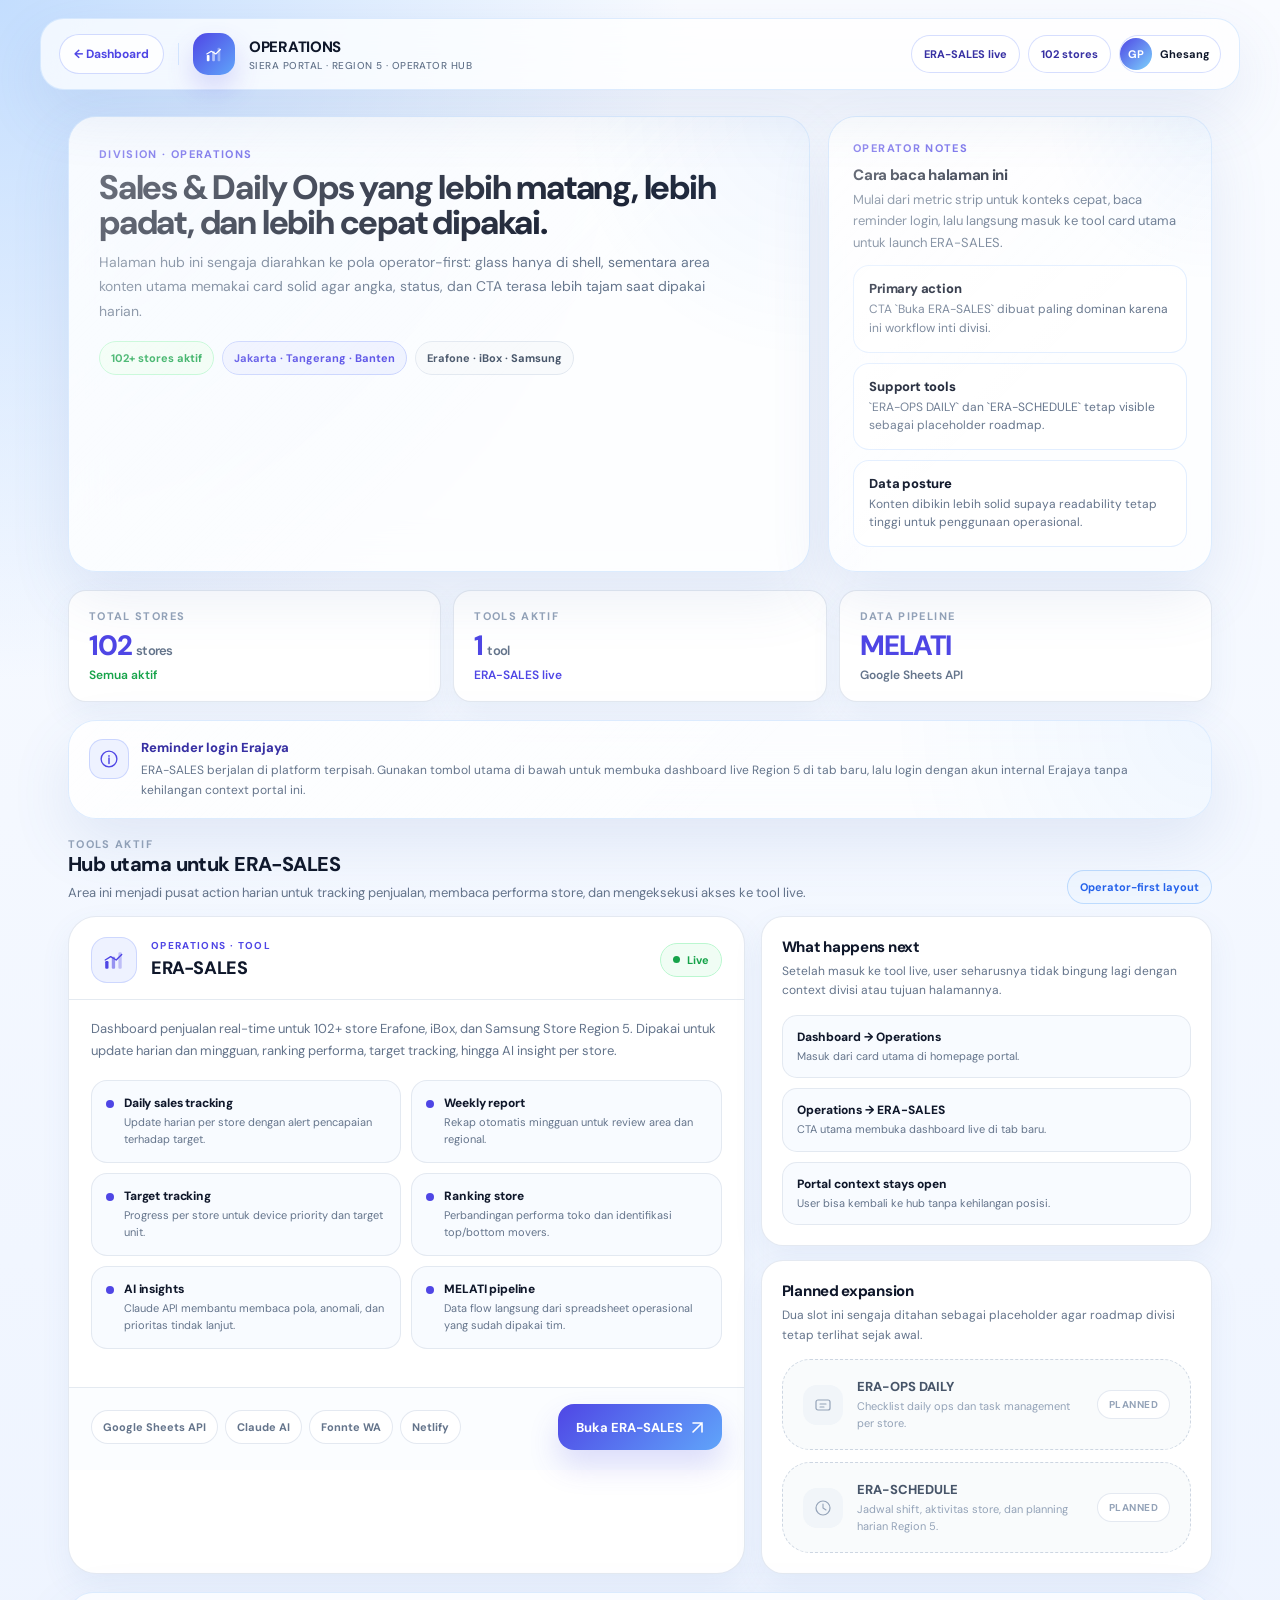
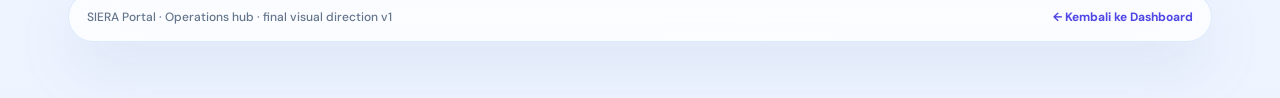
<file: modules/OPERATIONS/index.html>
<!DOCTYPE html>
<html lang="id">
<head>
  <meta charset="UTF-8">
  <meta name="viewport" content="width=device-width, initial-scale=1.0">
  <title>Operations — SIERA Portal</title>
  <link rel="preconnect" href="https://fonts.googleapis.com">
  <link rel="preconnect" href="https://fonts.gstatic.com" crossorigin>
  <link href="https://fonts.googleapis.com/css2?family=DM+Sans:ital,opsz,wght@0,9..40,400;0,9..40,500;0,9..40,600;0,9..40,700;0,9..40,800&amp;display=swap" rel="stylesheet">
  <style>
    :root {
      --bg: #f4f8ff;
      --surface-glass: rgba(255, 255, 255, 0.74);
      --surface-solid: #ffffff;
      --surface-muted: #f8fbff;
      --line: rgba(191, 219, 254, 0.52);
      --line-strong: rgba(226, 232, 240, 0.96);
      --text: #0f172a;
      --muted: #64748b;
      --muted-soft: #94a3b8;
      --brand: #4f46e5;
      --brand-deep: #3730a3;
      --brand-soft: #eef2ff;
      --success: #16a34a;
      --success-bg: #f0fdf4;
      --success-line: #bbf7d0;
      --shadow: 0 24px 60px rgba(80, 113, 181, 0.12);
      --shadow-soft: 0 12px 30px rgba(80, 113, 181, 0.08);
      --radius-xl: 28px;
      --radius-lg: 22px;
      --radius-md: 18px;
      --radius-sm: 14px;
    }

    * , *::before, *::after { box-sizing: border-box; margin: 0; padding: 0; }

    body {
      font-family: 'DM Sans', sans-serif;
      min-height: 100vh;
      color: var(--text);
      background:
        radial-gradient(circle at top left, rgba(191, 219, 254, 0.92), transparent 32%),
        linear-gradient(180deg, #f9fbff 0%, #f4f8ff 48%, #eef4ff 100%);
    }

    .glass {
      background: var(--surface-glass);
      border: 1px solid var(--line);
      backdrop-filter: blur(22px);
      -webkit-backdrop-filter: blur(22px);
      box-shadow: var(--shadow);
    }

    .nav {
      width: calc(100% - 36px);
      max-width: 1200px;
      margin: 18px auto 0;
      padding: 14px 18px;
      border-radius: 24px;
      position: sticky;
      top: 14px;
      z-index: 10;
      display: flex;
      align-items: center;
      justify-content: space-between;
      gap: 14px;
    }

    .nav-left,
    .nav-brand {
      display: flex;
      align-items: center;
      gap: 14px;
    }

    .nav-back {
      display: inline-flex;
      align-items: center;
      min-height: 40px;
      padding: 0 14px;
      border-radius: 999px;
      background: rgba(255, 255, 255, 0.82);
      border: 1px solid rgba(199, 210, 254, 0.82);
      color: var(--brand);
      font-size: 12px;
      font-weight: 700;
      text-decoration: none;
    }

    .nav-divider {
      width: 1px;
      height: 22px;
      background: rgba(191, 219, 254, 0.6);
    }

    .nav-icon {
      width: 42px;
      height: 42px;
      border-radius: 15px;
      background: linear-gradient(135deg, #4f46e5 0%, #60a5fa 100%);
      display: grid;
      place-items: center;
      box-shadow: 0 14px 28px rgba(79, 70, 229, 0.2);
      flex-shrink: 0;
    }

    .nav-icon svg { width: 18px; height: 18px; }

    .nav-title {
      font-size: 15px;
      font-weight: 800;
      letter-spacing: -0.3px;
      margin-bottom: 2px;
    }

    .nav-sub {
      color: var(--muted);
      font-size: 10px;
      font-weight: 500;
      letter-spacing: 0.45px;
      text-transform: uppercase;
    }

    .nav-right {
      display: flex;
      align-items: center;
      gap: 8px;
      flex-wrap: wrap;
      justify-content: flex-end;
    }

    .nav-tag,
    .nav-avatar,
    .nav-pill {
      display: inline-flex;
      align-items: center;
      gap: 8px;
      min-height: 38px;
      padding: 0 12px;
      border-radius: 999px;
      font-size: 11px;
      font-weight: 700;
      border: 1px solid rgba(199, 210, 254, 0.72);
      background: rgba(255, 255, 255, 0.8);
      color: var(--brand-deep);
    }

    .nav-avatar {
      padding: 0 10px 0 0;
      color: var(--text);
    }

    .nav-avatar strong {
      width: 32px;
      height: 32px;
      border-radius: 999px;
      display: grid;
      place-items: center;
      color: #fff;
      background: linear-gradient(135deg, #4f46e5 0%, #7dd3fc 100%);
      font-size: 11px;
    }

    .main {
      max-width: 1200px;
      margin: 0 auto;
      padding: 26px 28px 56px;
    }

    .hero-grid {
      display: grid;
      grid-template-columns: minmax(0, 1.45fr) minmax(300px, 0.75fr);
      gap: 18px;
      margin-bottom: 18px;
    }

    .hero-card,
    .hero-side,
    .tool-card,
    .info-box,
    .coming-card,
    .footer-shell {
      border-radius: var(--radius-xl);
    }

    .hero-card {
      padding: 30px;
    }

    .hero-card,
    .hero-side,
    .info-box {
      position: relative;
      overflow: hidden;
    }

    .hero-card::before,
    .hero-side::before,
    .info-box::before {
      content: "";
      position: absolute;
      inset: 0;
      background:
        linear-gradient(135deg, rgba(255, 255, 255, 0.44), transparent 58%),
        radial-gradient(circle at top right, rgba(191, 219, 254, 0.22), transparent 28%);
      pointer-events: none;
    }

    .eyebrow,
    .metric-label,
    .section-label {
      font-size: 11px;
      font-weight: 700;
      letter-spacing: 1.35px;
      text-transform: uppercase;
    }

    .eyebrow {
      color: var(--brand);
      margin-bottom: 10px;
    }

    .hero-title {
      font-size: 34px;
      font-weight: 800;
      letter-spacing: -1.2px;
      line-height: 1.02;
      margin-bottom: 10px;
    }

    .hero-desc {
      font-size: 14px;
      line-height: 1.72;
      color: var(--muted);
      max-width: 640px;
      margin-bottom: 18px;
    }

    .hero-meta {
      display: flex;
      flex-wrap: wrap;
      gap: 8px;
    }

    .meta-badge,
    .mini-badge {
      display: inline-flex;
      align-items: center;
      min-height: 34px;
      padding: 0 11px;
      border-radius: 999px;
      border: 1px solid;
      font-size: 11px;
      font-weight: 700;
    }

    .hero-side {
      padding: 24px;
      display: grid;
      gap: 12px;
    }

    .side-title {
      font-size: 15px;
      font-weight: 800;
      letter-spacing: -0.3px;
      margin-bottom: 4px;
    }

    .side-desc {
      font-size: 13px;
      line-height: 1.65;
      color: var(--muted);
    }

    .side-list {
      display: grid;
      gap: 10px;
    }

    .side-item {
      padding: 14px 15px;
      border-radius: 16px;
      background: rgba(255, 255, 255, 0.74);
      border: 1px solid rgba(191, 219, 254, 0.46);
    }

    .side-item strong {
      display: block;
      font-size: 13px;
      font-weight: 800;
      margin-bottom: 3px;
      letter-spacing: -0.2px;
    }

    .side-item span {
      display: block;
      font-size: 12px;
      line-height: 1.55;
      color: var(--muted);
    }

    .metrics-grid {
      display: grid;
      grid-template-columns: repeat(3, minmax(0, 1fr));
      gap: 12px;
      margin-bottom: 18px;
    }

    .metric-card {
      padding: 18px 20px;
      border-radius: var(--radius-md);
      background: var(--surface-solid);
      border: 1px solid var(--line-strong);
      box-shadow: var(--shadow-soft);
    }

    .metric-label {
      color: var(--muted-soft);
      margin-bottom: 9px;
    }

    .metric-val {
      font-size: 28px;
      font-weight: 800;
      letter-spacing: -0.9px;
      line-height: 1;
      color: var(--brand);
      margin-bottom: 7px;
    }

    .metric-val span {
      font-size: 13px;
      color: var(--muted);
      font-weight: 600;
      margin-left: 4px;
    }

    .metric-foot {
      font-size: 12px;
      font-weight: 600;
      color: var(--muted);
    }

    .metric-foot.positive { color: var(--success); }
    .metric-foot.brand { color: var(--brand); }

    .info-box {
      padding: 18px 20px;
      display: flex;
      align-items: flex-start;
      gap: 12px;
      margin-bottom: 18px;
    }

    .info-icon {
      width: 40px;
      height: 40px;
      border-radius: 14px;
      background: var(--brand-soft);
      border: 1px solid rgba(199, 210, 254, 0.9);
      display: grid;
      place-items: center;
      flex-shrink: 0;
      position: relative;
      z-index: 1;
    }

    .info-icon svg { width: 18px; height: 18px; }

    .info-copy {
      position: relative;
      z-index: 1;
    }

    .info-copy strong {
      display: block;
      font-size: 13px;
      font-weight: 800;
      color: var(--brand-deep);
      margin-bottom: 5px;
    }

    .info-copy p {
      font-size: 12px;
      line-height: 1.65;
      color: var(--muted);
    }

    .section-head {
      display: flex;
      align-items: end;
      justify-content: space-between;
      gap: 12px;
      margin-bottom: 12px;
    }

    .section-title {
      font-size: 20px;
      font-weight: 800;
      letter-spacing: -0.55px;
      margin-bottom: 5px;
    }

    .section-desc {
      font-size: 13px;
      line-height: 1.64;
      color: var(--muted);
    }

    .section-side {
      font-size: 11px;
      font-weight: 700;
      color: #2563eb;
      padding: 9px 12px;
      border-radius: 999px;
      background: rgba(239, 246, 255, 0.9);
      border: 1px solid rgba(147, 197, 253, 0.54);
      white-space: nowrap;
    }

    .content-grid {
      display: grid;
      grid-template-columns: minmax(0, 1.2fr) minmax(340px, 0.8fr);
      gap: 16px;
      margin-bottom: 18px;
    }

    .tool-card {
      overflow: hidden;
      background: var(--surface-solid);
      border: 1px solid rgba(226, 232, 240, 0.92);
      box-shadow: var(--shadow-soft);
    }

    .tool-card-header {
      display: flex;
      align-items: center;
      justify-content: space-between;
      gap: 12px;
      padding: 20px 22px 16px;
      border-bottom: 1px solid rgba(226, 232, 240, 0.9);
    }

    .tool-header-left {
      display: flex;
      align-items: center;
      gap: 14px;
    }

    .tool-icon {
      width: 46px;
      height: 46px;
      border-radius: 16px;
      display: grid;
      place-items: center;
      background: var(--brand-soft);
      border: 1px solid rgba(199, 210, 254, 0.84);
      flex-shrink: 0;
    }

    .tool-icon svg { width: 22px; height: 22px; }

    .tool-tag {
      font-size: 10px;
      font-weight: 700;
      letter-spacing: 1.35px;
      text-transform: uppercase;
      color: var(--brand);
      margin-bottom: 4px;
    }

    .tool-name {
      font-size: 18px;
      font-weight: 800;
      letter-spacing: -0.38px;
    }

    .tool-status {
      display: inline-flex;
      align-items: center;
      gap: 7px;
      min-height: 34px;
      padding: 0 12px;
      border-radius: 999px;
      border: 1px solid var(--success-line);
      background: var(--success-bg);
      color: var(--success);
      font-size: 11px;
      font-weight: 700;
    }

    .status-dot {
      width: 7px;
      height: 7px;
      border-radius: 999px;
      background: var(--success);
      animation: pulse 2.2s infinite;
    }

    .tool-card-body {
      padding: 18px 22px 20px;
    }

    .tool-desc {
      font-size: 13px;
      line-height: 1.7;
      color: var(--muted);
      margin-bottom: 18px;
    }

    .feature-grid {
      display: grid;
      grid-template-columns: repeat(2, minmax(0, 1fr));
      gap: 10px;
      margin-bottom: 18px;
    }

    .feature-item {
      padding: 14px;
      border-radius: 16px;
      background: var(--surface-muted);
      border: 1px solid rgba(226, 232, 240, 0.92);
      display: flex;
      align-items: flex-start;
      gap: 10px;
    }

    .feature-dot {
      width: 8px;
      height: 8px;
      border-radius: 999px;
      background: var(--brand);
      margin-top: 5px;
      flex-shrink: 0;
    }

    .feature-name {
      font-size: 12px;
      font-weight: 800;
      margin-bottom: 3px;
      letter-spacing: -0.15px;
    }

    .feature-desc {
      font-size: 11px;
      line-height: 1.55;
      color: var(--muted);
    }

    .tool-card-footer {
      display: flex;
      align-items: center;
      justify-content: space-between;
      gap: 12px;
      padding: 16px 22px 20px;
      border-top: 1px solid rgba(226, 232, 240, 0.9);
      background: #fbfdff;
    }

    .tool-meta-badges {
      display: flex;
      gap: 7px;
      flex-wrap: wrap;
    }

    .mini-badge {
      border-color: rgba(226, 232, 240, 0.92);
      background: #fff;
      color: var(--muted);
    }

    .launch-btn {
      display: inline-flex;
      align-items: center;
      gap: 8px;
      min-height: 46px;
      padding: 0 18px;
      border-radius: 16px;
      color: #fff;
      background: linear-gradient(135deg, #4f46e5 0%, #60a5fa 100%);
      font-size: 13px;
      font-weight: 700;
      text-decoration: none;
      box-shadow: 0 16px 30px rgba(79, 70, 229, 0.18);
    }

    .launch-btn svg { width: 13px; height: 13px; }

    .support-panel {
      display: grid;
      gap: 14px;
    }

    .support-card {
      padding: 20px;
      border-radius: var(--radius-lg);
      background: var(--surface-solid);
      border: 1px solid rgba(226, 232, 240, 0.92);
      box-shadow: var(--shadow-soft);
    }

    .support-title {
      font-size: 15px;
      font-weight: 800;
      letter-spacing: -0.3px;
      margin-bottom: 5px;
    }

    .support-desc {
      font-size: 12px;
      line-height: 1.62;
      color: var(--muted);
      margin-bottom: 14px;
    }

    .support-list {
      display: grid;
      gap: 10px;
    }

    .support-item {
      padding: 13px 14px;
      border-radius: 15px;
      background: var(--surface-muted);
      border: 1px solid rgba(226, 232, 240, 0.92);
    }

    .support-item strong {
      display: block;
      font-size: 12px;
      font-weight: 800;
      margin-bottom: 3px;
    }

    .support-item span {
      display: block;
      font-size: 11px;
      line-height: 1.5;
      color: var(--muted);
    }

    .coming-card {
      padding: 18px 20px;
      display: flex;
      align-items: center;
      gap: 14px;
      background: rgba(248, 250, 252, 0.8);
      border: 1px dashed rgba(203, 213, 225, 0.96);
    }

    .coming-icon {
      width: 40px;
      height: 40px;
      border-radius: 14px;
      background: #f1f5f9;
      display: grid;
      place-items: center;
      flex-shrink: 0;
    }

    .coming-icon svg { width: 18px; height: 18px; }

    .coming-name {
      font-size: 13px;
      font-weight: 800;
      color: #475569;
      margin-bottom: 3px;
    }

    .coming-desc {
      font-size: 11px;
      line-height: 1.5;
      color: var(--muted-soft);
    }

    .coming-pill {
      margin-left: auto;
      padding: 7px 11px;
      border-radius: 999px;
      background: #fff;
      border: 1px solid rgba(226, 232, 240, 0.92);
      color: var(--muted-soft);
      font-size: 10px;
      font-weight: 700;
      letter-spacing: 0.5px;
      text-transform: uppercase;
      flex-shrink: 0;
    }

    .footer-shell {
      padding: 16px 18px;
      display: flex;
      align-items: center;
      justify-content: space-between;
      gap: 12px;
      color: var(--muted);
      font-size: 12px;
      font-weight: 500;
    }

    .footer-link {
      color: var(--brand);
      font-weight: 700;
      text-decoration: none;
    }

    @media (max-width: 1080px) {
      .hero-grid,
      .content-grid {
        grid-template-columns: 1fr;
      }
    }

    @media (max-width: 760px) {
      .nav {
        width: calc(100% - 20px);
        padding: 14px;
      }

      .nav,
      .nav-left,
      .section-head,
      .tool-card-footer,
      .footer-shell {
        flex-direction: column;
        align-items: flex-start;
      }

      .nav-right {
        width: 100%;
        justify-content: flex-start;
      }

      .main {
        padding: 22px 16px 42px;
      }

      .hero-card,
      .hero-side,
      .tool-card,
      .info-box,
      .coming-card {
        border-radius: 24px;
      }

      .metrics-grid,
      .feature-grid {
        grid-template-columns: 1fr;
      }

      .hero-title {
        font-size: 29px;
      }

      .launch-btn {
        width: 100%;
        justify-content: center;
      }
    }
  </style>
</head>
<body>
  <nav class="nav glass">
    <div class="nav-left">
      <a class="nav-back" href="../../dashboard.html">← Dashboard</a>
      <div class="nav-divider"></div>
      <div class="nav-brand">
        <div class="nav-icon">
          <svg viewBox="0 0 20 20" fill="none">
            <rect x="2" y="11" width="3" height="7" rx="1" fill="#fff"/>
            <rect x="8" y="7" width="3" height="11" rx="1" fill="#fff" opacity="0.55"/>
            <rect x="14" y="3" width="3" height="15" rx="1" fill="#fff" opacity="0.35"/>
            <path d="M2 10l5-3 5 3 5-5" stroke="#fff" stroke-width="1.3" stroke-linecap="round" stroke-linejoin="round"/>
          </svg>
        </div>
        <div>
          <div class="nav-title">OPERATIONS</div>
          <div class="nav-sub">SIERA Portal · Region 5 · Operator Hub</div>
        </div>
      </div>
    </div>
    <div class="nav-right">
      <div class="nav-tag">ERA-SALES live</div>
      <div class="nav-pill">102 stores</div>
      <div class="nav-avatar"><strong>GP</strong>Ghesang</div>
    </div>
  </nav>

  <main class="main">
    <section class="hero-grid">
      <article class="hero-card glass">
        <div class="eyebrow">Division · Operations</div>
        <h1 class="hero-title">Sales &amp; Daily Ops yang lebih matang, lebih padat, dan lebih cepat dipakai.</h1>
        <p class="hero-desc">Halaman hub ini sengaja diarahkan ke pola operator-first: glass hanya di shell, sementara area konten utama memakai card solid agar angka, status, dan CTA terasa lebih tajam saat dipakai harian.</p>
        <div class="hero-meta">
          <span class="meta-badge" style="color:#16a34a;border-color:#bbf7d0;background:#f0fdf4;">102+ stores aktif</span>
          <span class="meta-badge" style="color:#4f46e5;border-color:#c7d2fe;background:#eef2ff;">Jakarta · Tangerang · Banten</span>
          <span class="meta-badge" style="color:#475569;border-color:#e2e8f0;background:#f8fafc;">Erafone · iBox · Samsung</span>
        </div>
      </article>

      <aside class="hero-side glass">
        <div>
          <div class="eyebrow">Operator notes</div>
          <div class="side-title">Cara baca halaman ini</div>
          <div class="side-desc">Mulai dari metric strip untuk konteks cepat, baca reminder login, lalu langsung masuk ke tool card utama untuk launch ERA-SALES.</div>
        </div>
        <div class="side-list">
          <div class="side-item"><strong>Primary action</strong><span>CTA `Buka ERA-SALES` dibuat paling dominan karena ini workflow inti divisi.</span></div>
          <div class="side-item"><strong>Support tools</strong><span>`ERA-OPS DAILY` dan `ERA-SCHEDULE` tetap visible sebagai placeholder roadmap.</span></div>
          <div class="side-item"><strong>Data posture</strong><span>Konten dibikin lebih solid supaya readability tetap tinggi untuk penggunaan operasional.</span></div>
        </div>
      </aside>
    </section>

    <section class="metrics-grid">
      <article class="metric-card">
        <div class="metric-label">Total stores</div>
        <div class="metric-val">102<span>stores</span></div>
        <div class="metric-foot positive">Semua aktif</div>
      </article>
      <article class="metric-card">
        <div class="metric-label">Tools aktif</div>
        <div class="metric-val">1<span>tool</span></div>
        <div class="metric-foot brand">ERA-SALES live</div>
      </article>
      <article class="metric-card">
        <div class="metric-label">Data pipeline</div>
        <div class="metric-val">MELATI</div>
        <div class="metric-foot">Google Sheets API</div>
      </article>
    </section>

    <section class="info-box glass">
      <div class="info-icon">
        <svg viewBox="0 0 16 16" fill="none">
          <circle cx="8" cy="8" r="7" stroke="#4F46E5" stroke-width="1.2"/>
          <path d="M8 7v5M8 5.5v-.5" stroke="#4F46E5" stroke-width="1.3" stroke-linecap="round"/>
        </svg>
      </div>
      <div class="info-copy">
        <strong>Reminder login Erajaya</strong>
        <p>ERA-SALES berjalan di platform terpisah. Gunakan tombol utama di bawah untuk membuka dashboard live Region 5 di tab baru, lalu login dengan akun internal Erajaya tanpa kehilangan context portal ini.</p>
      </div>
    </section>

    <div class="section-head">
      <div>
        <div class="section-label" style="color:#94a3b8;">Tools aktif</div>
        <div class="section-title">Hub utama untuk ERA-SALES</div>
        <div class="section-desc">Area ini menjadi pusat action harian untuk tracking penjualan, membaca performa store, dan mengeksekusi akses ke tool live.</div>
      </div>
      <div class="section-side">Operator-first layout</div>
    </div>

    <section class="content-grid">
      <article class="tool-card">
        <div class="tool-card-header">
          <div class="tool-header-left">
            <div class="tool-icon">
              <svg viewBox="0 0 20 20" fill="none">
                <rect x="2" y="11" width="3" height="7" rx="1" fill="#4F46E5"/>
                <rect x="8" y="7" width="3" height="11" rx="1" fill="#4F46E5" opacity="0.55"/>
                <rect x="14" y="3" width="3" height="15" rx="1" fill="#4F46E5" opacity="0.3"/>
                <path d="M2 10l5-3 5 3 5-5" stroke="#4F46E5" stroke-width="1.3" stroke-linecap="round" stroke-linejoin="round"/>
              </svg>
            </div>
            <div>
              <div class="tool-tag">Operations · Tool</div>
              <div class="tool-name">ERA-SALES</div>
            </div>
          </div>
          <div class="tool-status"><span class="status-dot"></span>Live</div>
        </div>

        <div class="tool-card-body">
          <div class="tool-desc">Dashboard penjualan real-time untuk 102+ store Erafone, iBox, dan Samsung Store Region 5. Dipakai untuk update harian dan mingguan, ranking performa, target tracking, hingga AI insight per store.</div>
          <div class="feature-grid">
            <div class="feature-item">
              <div class="feature-dot"></div>
              <div><div class="feature-name">Daily sales tracking</div><div class="feature-desc">Update harian per store dengan alert pencapaian terhadap target.</div></div>
            </div>
            <div class="feature-item">
              <div class="feature-dot"></div>
              <div><div class="feature-name">Weekly report</div><div class="feature-desc">Rekap otomatis mingguan untuk review area dan regional.</div></div>
            </div>
            <div class="feature-item">
              <div class="feature-dot"></div>
              <div><div class="feature-name">Target tracking</div><div class="feature-desc">Progress per store untuk device priority dan target unit.</div></div>
            </div>
            <div class="feature-item">
              <div class="feature-dot"></div>
              <div><div class="feature-name">Ranking store</div><div class="feature-desc">Perbandingan performa toko dan identifikasi top/bottom movers.</div></div>
            </div>
            <div class="feature-item">
              <div class="feature-dot"></div>
              <div><div class="feature-name">AI insights</div><div class="feature-desc">Claude API membantu membaca pola, anomali, dan prioritas tindak lanjut.</div></div>
            </div>
            <div class="feature-item">
              <div class="feature-dot"></div>
              <div><div class="feature-name">MELATI pipeline</div><div class="feature-desc">Data flow langsung dari spreadsheet operasional yang sudah dipakai tim.</div></div>
            </div>
          </div>
        </div>

        <div class="tool-card-footer">
          <div class="tool-meta-badges">
            <span class="mini-badge">Google Sheets API</span>
            <span class="mini-badge">Claude AI</span>
            <span class="mini-badge">Fonnte WA</span>
            <span class="mini-badge">Netlify</span>
          </div>
          <a class="launch-btn" href="https://era-sales-reg5.netlify.app/dashboard.html" target="_blank" rel="noopener noreferrer" aria-label="Buka ERA-SALES di tab baru">
            Buka ERA-SALES
            <svg viewBox="0 0 13 13" fill="none">
              <path d="M2 2h9v9M2 11L11 2" stroke="#fff" stroke-width="1.6" stroke-linecap="round"/>
            </svg>
          </a>
        </div>
      </article>

      <aside class="support-panel">
        <div class="support-card">
          <div class="support-title">What happens next</div>
          <div class="support-desc">Setelah masuk ke tool live, user seharusnya tidak bingung lagi dengan context divisi atau tujuan halamannya.</div>
          <div class="support-list">
            <div class="support-item"><strong>Dashboard → Operations</strong><span>Masuk dari card utama di homepage portal.</span></div>
            <div class="support-item"><strong>Operations → ERA-SALES</strong><span>CTA utama membuka dashboard live di tab baru.</span></div>
            <div class="support-item"><strong>Portal context stays open</strong><span>User bisa kembali ke hub tanpa kehilangan posisi.</span></div>
          </div>
        </div>

        <div class="support-card">
          <div class="support-title">Planned expansion</div>
          <div class="support-desc">Dua slot ini sengaja ditahan sebagai placeholder agar roadmap divisi tetap terlihat sejak awal.</div>
          <div style="display:grid; gap:12px;">
            <div class="coming-card">
              <div class="coming-icon">
                <svg viewBox="0 0 18 18" fill="none">
                  <rect x="2" y="4" width="14" height="10" rx="2" stroke="#94a3b8" stroke-width="1.2"/>
                  <path d="M6 8h6M6 11h4" stroke="#94a3b8" stroke-width="1.1" stroke-linecap="round"/>
                </svg>
              </div>
              <div>
                <div class="coming-name">ERA-OPS DAILY</div>
                <div class="coming-desc">Checklist daily ops dan task management per store.</div>
              </div>
              <div class="coming-pill">Planned</div>
            </div>

            <div class="coming-card">
              <div class="coming-icon">
                <svg viewBox="0 0 18 18" fill="none">
                  <circle cx="9" cy="9" r="7" stroke="#94a3b8" stroke-width="1.2"/>
                  <path d="M9 5v4l3 2" stroke="#94a3b8" stroke-width="1.1" stroke-linecap="round"/>
                </svg>
              </div>
              <div>
                <div class="coming-name">ERA-SCHEDULE</div>
                <div class="coming-desc">Jadwal shift, aktivitas store, dan planning harian Region 5.</div>
              </div>
              <div class="coming-pill">Planned</div>
            </div>
          </div>
        </div>
      </aside>
    </section>

    <footer class="footer-shell glass">
      <div>SIERA Portal · Operations hub · final visual direction v1</div>
      <a class="footer-link" href="../../dashboard.html">← Kembali ke Dashboard</a>
    </footer>
  </main>
</body>
</html>
</file>
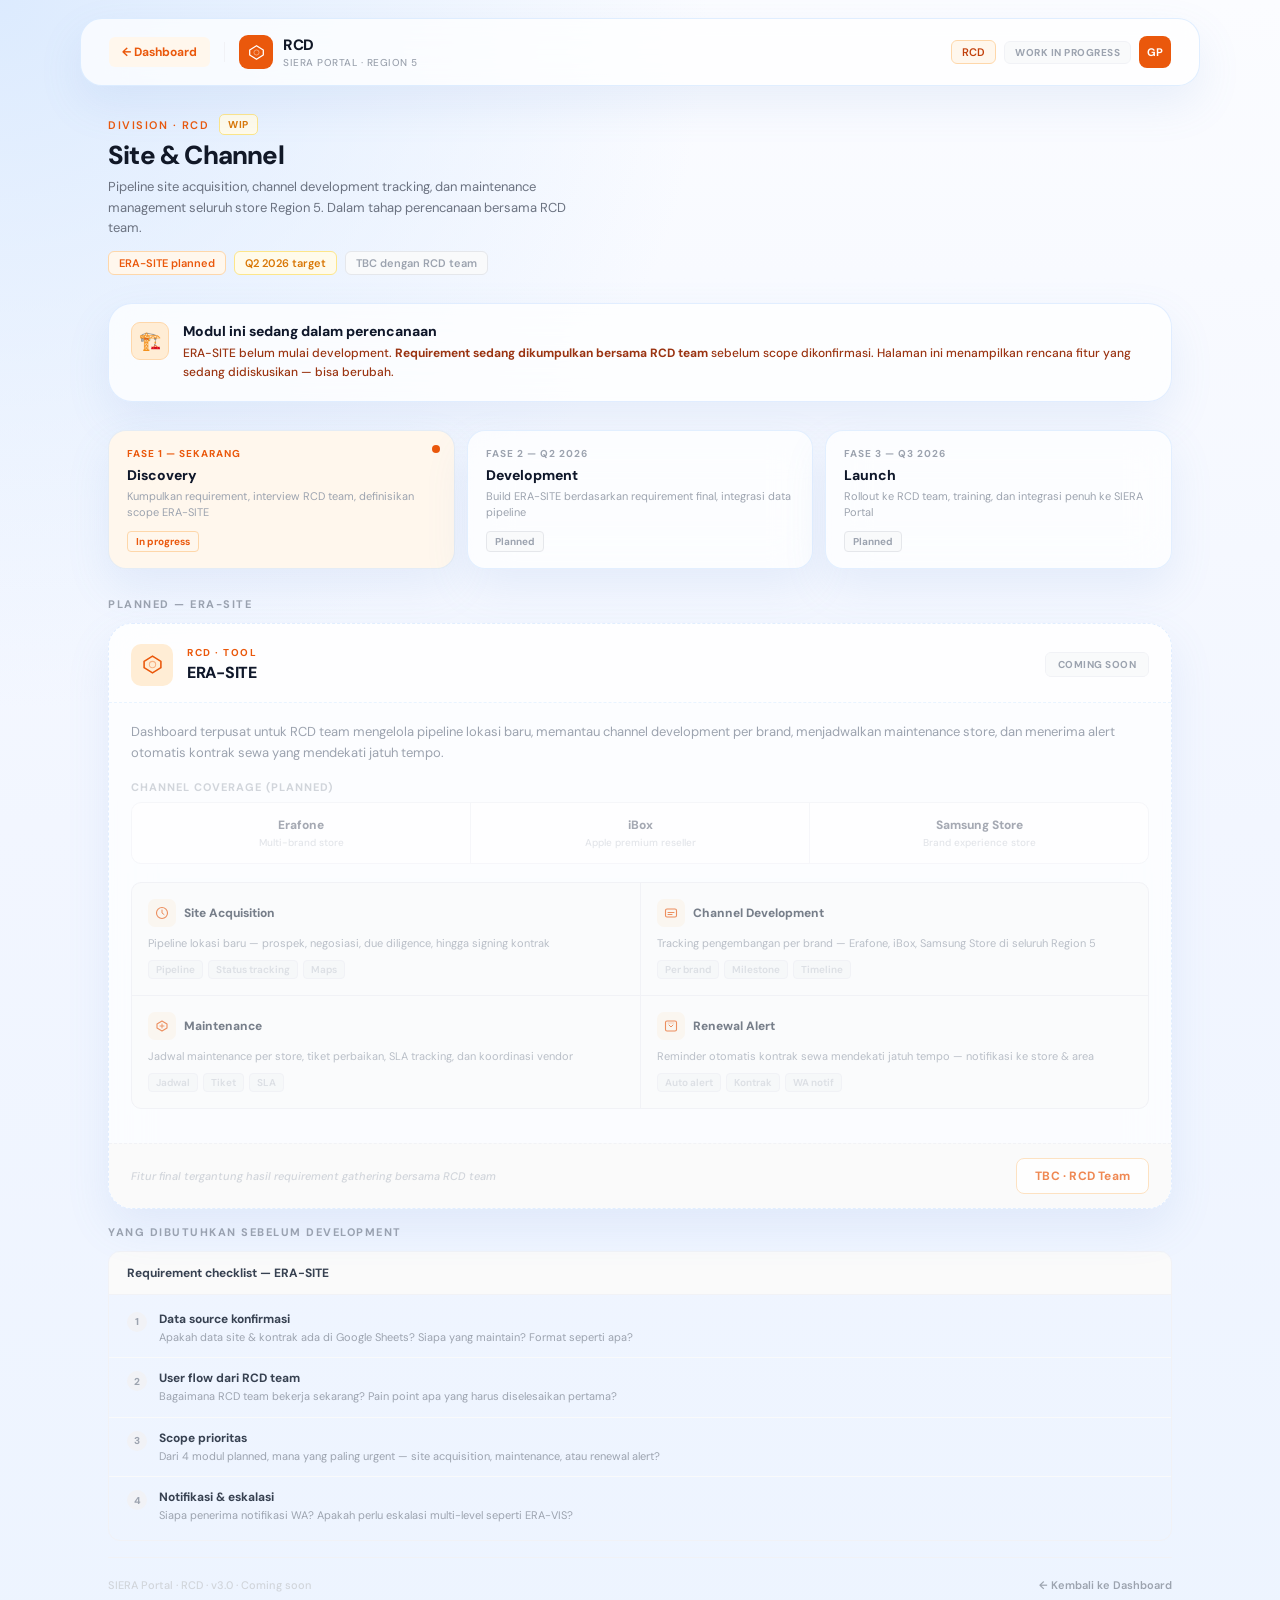
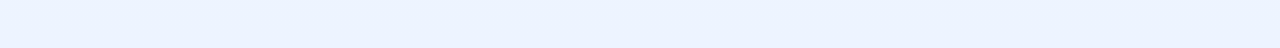
<file: modules/RCD/index.html>
<!DOCTYPE html>
<html lang="id">
<head>
  <meta charset="UTF-8">
  <meta name="viewport" content="width=device-width, initial-scale=1.0">
  <title>RCD — SIERA Portal</title>
  <link rel="preconnect" href="https://fonts.googleapis.com">
  <link rel="preconnect" href="https://fonts.gstatic.com" crossorigin>
  <link href="https://fonts.googleapis.com/css2?family=DM+Sans:ital,opsz,wght@0,9..40,400;0,9..40,500;0,9..40,600;0,9..40,700;0,9..40,800&amp;display=swap" rel="stylesheet">
  <style>
    *, *::before, *::after { box-sizing: border-box; margin: 0; padding: 0; }

    body {
      font-family: 'DM Sans', sans-serif;
      background: #fff;
      color: #111827;
      min-height: 100vh;
    }

    /* ─── Navbar ─────────────────────────────────── */
    .nav {
      display: flex;
      align-items: center;
      justify-content: space-between;
      padding: 0 28px;
      height: 68px;
      border-bottom: 1px solid #f1f2f6;
      background: #fff;
      position: sticky;
      top: 0;
      z-index: 10;
    }
    .nav-left { display: flex; align-items: center; gap: 14px; }
    .nav-back {
      display: flex;
      align-items: center;
      gap: 6px;
      font-size: 12px;
      font-weight: 700;
      color: #ea580c;
      background: #fff7ed;
      border: none;
      border-radius: 6px;
      padding: 7px 13px;
      cursor: pointer;
      font-family: 'DM Sans', sans-serif;
      text-decoration: none;
      transition: opacity 0.15s;
    }
    .nav-back:hover { opacity: 0.8; }
    .nav-divider { width: 1px; height: 20px; background: #f1f2f6; }
    .nav-brand { display: flex; align-items: center; gap: 10px; }
    .nav-icon {
      width: 34px;
      height: 34px;
      background: #ea580c;
      border-radius: 9px;
      display: flex;
      align-items: center;
      justify-content: center;
      flex-shrink: 0;
    }
    .nav-icon svg { width: 17px; height: 17px; }
    .nav-title { font-size: 15px; font-weight: 800; color: #111827; letter-spacing: -0.3px; }
    .nav-sub   { font-size: 10px; color: #9ca3af; font-weight: 500; letter-spacing: 0.5px; text-transform: uppercase; margin-top: 1px; }
    .nav-right { display: flex; align-items: center; gap: 8px; flex-wrap: wrap; justify-content: flex-end; }
    .nav-tag {
      font-size: 11px;
      font-weight: 600;
      color: #c2410c;
      background: #fff7ed;
      border: 1px solid #fed7aa;
      padding: 4px 10px;
      border-radius: 6px;
    }
    .nav-wip {
      font-size: 10px;
      font-weight: 700;
      color: #9ca3af;
      background: #f9fafb;
      border: 1px solid #f1f2f6;
      padding: 4px 10px;
      border-radius: 6px;
      letter-spacing: 0.5px;
      text-transform: uppercase;
    }
    .nav-avatar {
      width: 32px;
      height: 32px;
      border-radius: 8px;
      background: #ea580c;
      display: flex;
      align-items: center;
      justify-content: center;
      font-size: 11px;
      font-weight: 700;
      color: #fff;
    }

    /* ─── Main ───────────────────────────────────── */
    .main { max-width: 860px; margin: 0 auto; padding: 32px 28px 56px; }

    /* ─── Hero ───────────────────────────────────── */
    .hero { margin-bottom: 28px; }
    .hero-eyebrow {
      display: flex;
      align-items: center;
      gap: 10px;
      margin-bottom: 6px;
    }
    .hero-tag { font-size: 11px; font-weight: 600; color: #ea580c; letter-spacing: 1.5px; text-transform: uppercase; }
    .hero-wip-pill {
      font-size: 10px;
      font-weight: 700;
      color: #d97706;
      background: #fffbeb;
      border: 1px solid #fde68a;
      padding: 3px 8px;
      border-radius: 5px;
      letter-spacing: 0.5px;
      text-transform: uppercase;
    }
    .hero-title { font-size: 26px; font-weight: 800; color: #111827; letter-spacing: -0.8px; line-height: 1.15; margin-bottom: 6px; }
    .hero-desc  { font-size: 13px; color: #6b7280; line-height: 1.6; max-width: 480px; }
    .hero-meta  { display: flex; align-items: center; gap: 8px; margin-top: 12px; flex-wrap: wrap; }
    .meta-badge { font-size: 11px; font-weight: 600; padding: 4px 10px; border-radius: 6px; border: 1px solid; }

    /* ─── Status banner ──────────────────────────── */
    .status-banner {
      background: #fff7ed;
      border: 1px solid #fed7aa;
      border-radius: 12px;
      padding: 18px 22px;
      display: flex;
      align-items: flex-start;
      gap: 14px;
      margin-bottom: 28px;
    }
    .status-banner-icon {
      width: 38px;
      height: 38px;
      border-radius: 9px;
      background: #ffedd5;
      border: 1px solid #fed7aa;
      display: flex;
      align-items: center;
      justify-content: center;
      flex-shrink: 0;
      font-size: 18px;
    }
    .status-banner-title { font-size: 14px; font-weight: 800; color: #c2410c; margin-bottom: 4px; }
    .status-banner-desc  { font-size: 12px; color: #9a3412; line-height: 1.6; font-weight: 500; }
    .status-banner-desc strong { font-weight: 700; }

    /* ─── Roadmap strip ──────────────────────────── */
    .roadmap-strip {
      display: grid;
      grid-template-columns: repeat(3, 1fr);
      gap: 1px;
      background: #f1f2f6;
      border: 1px solid #f1f2f6;
      border-radius: 12px;
      overflow: hidden;
      margin-bottom: 28px;
    }
    .roadmap-cell { background: #fff; padding: 16px 18px; position: relative; }
    .roadmap-cell.active { background: #fff7ed; }
    .roadmap-phase {
      font-size: 10px;
      font-weight: 700;
      letter-spacing: 1px;
      text-transform: uppercase;
      margin-bottom: 6px;
    }
    .roadmap-title { font-size: 14px; font-weight: 800; color: #111827; margin-bottom: 4px; }
    .roadmap-desc  { font-size: 11px; color: #9ca3af; line-height: 1.5; margin-bottom: 8px; }
    .roadmap-tag {
      display: inline-block;
      font-size: 10px;
      font-weight: 700;
      padding: 3px 8px;
      border-radius: 4px;
      border: 1px solid;
    }
    .roadmap-active-dot {
      position: absolute;
      top: 14px;
      right: 14px;
      width: 8px;
      height: 8px;
      border-radius: 50%;
      background: #ea580c;
      animation: pulse 2s infinite;
    }
    @keyframes pulse { 0%, 100% { opacity: 1; } 50% { opacity: 0.3; } }

    /* ─── Section label ──────────────────────────── */
    .section-label {
      font-size: 11px;
      font-weight: 700;
      color: #9ca3af;
      letter-spacing: 1.5px;
      text-transform: uppercase;
      margin-bottom: 12px;
    }

    /* ─── Planned tool card ──────────────────────── */
    .planned-card {
      border: 1px dashed #fed7aa;
      border-radius: 12px;
      overflow: hidden;
      margin-bottom: 16px;
      background: #fff;
    }
    .planned-card-header {
      display: flex;
      align-items: center;
      justify-content: space-between;
      padding: 20px 22px 16px;
      border-bottom: 1px dashed #fed7aa;
      background: #fffaf7;
    }
    .planned-header-left { display: flex; align-items: center; gap: 14px; }
    .planned-icon {
      width: 42px;
      height: 42px;
      border-radius: 10px;
      background: #ffedd5;
      display: flex;
      align-items: center;
      justify-content: center;
      flex-shrink: 0;
    }
    .planned-icon svg { width: 21px; height: 21px; }
    .planned-tag  { font-size: 10px; font-weight: 700; letter-spacing: 1.5px; text-transform: uppercase; color: #ea580c; margin-bottom: 3px; }
    .planned-name { font-size: 16px; font-weight: 800; color: #9ca3af; letter-spacing: -0.3px; }
    .planned-pill {
      font-size: 10px;
      font-weight: 700;
      color: #9ca3af;
      background: #f9fafb;
      border: 1px solid #f1f2f6;
      padding: 5px 12px;
      border-radius: 6px;
      letter-spacing: 0.5px;
      text-transform: uppercase;
      flex-shrink: 0;
    }

    .planned-card-body { padding: 18px 22px; }
    .planned-desc { font-size: 13px; color: #9ca3af; line-height: 1.65; margin-bottom: 16px; }

    /* ─── Module grid ────────────────────────────── */
    .module-grid {
      display: grid;
      grid-template-columns: repeat(2, 1fr);
      gap: 1px;
      background: #f1f2f6;
      border: 1px solid #f1f2f6;
      border-radius: 10px;
      overflow: hidden;
      margin-bottom: 16px;
    }
    .module-item { background: #fff; padding: 16px; opacity: 0.65; }
    .module-header {
      display: flex;
      align-items: center;
      gap: 8px;
      margin-bottom: 8px;
    }
    .module-icon {
      width: 28px;
      height: 28px;
      border-radius: 7px;
      background: #fff7ed;
      display: flex;
      align-items: center;
      justify-content: center;
      flex-shrink: 0;
    }
    .module-icon svg { width: 14px; height: 14px; }
    .module-name { font-size: 12px; font-weight: 800; color: #374151; }
    .module-desc { font-size: 11px; color: #9ca3af; line-height: 1.55; }
    .module-tags { display: flex; gap: 5px; margin-top: 8px; flex-wrap: wrap; }
    .module-tag  {
      font-size: 10px;
      font-weight: 600;
      color: #d1d5db;
      background: #f9fafb;
      border: 1px solid #f1f2f6;
      padding: 2px 7px;
      border-radius: 4px;
    }

    /* ─── Channel row ────────────────────────────── */
    .channel-row {
      display: grid;
      grid-template-columns: repeat(3, 1fr);
      gap: 1px;
      background: #f1f2f6;
      border: 1px solid #f1f2f6;
      border-radius: 10px;
      overflow: hidden;
      margin-bottom: 18px;
      opacity: 0.6;
    }
    .channel-cell { background: #fff; padding: 14px; text-align: center; }
    .channel-name { font-size: 12px; font-weight: 800; color: #6b7280; margin-bottom: 3px; }
    .channel-sub  { font-size: 10px; color: #d1d5db; font-weight: 500; }

    .planned-card-footer {
      display: flex;
      align-items: center;
      justify-content: space-between;
      padding: 14px 22px;
      background: #fafafa;
      border-top: 1px dashed #f1f2f6;
      gap: 12px;
    }
    .footer-note { font-size: 11px; color: #d1d5db; font-weight: 500; font-style: italic; }
    .contact-btn {
      display: inline-flex;
      align-items: center;
      gap: 6px;
      padding: 9px 18px;
      background: #fff;
      color: #ea580c;
      border: 1px solid #fed7aa;
      border-radius: 8px;
      font-family: 'DM Sans', sans-serif;
      font-size: 12px;
      font-weight: 700;
      cursor: default;
      letter-spacing: 0.2px;
      flex-shrink: 0;
      opacity: 0.7;
    }

    /* ─── What we need box ───────────────────────── */
    .need-box {
      border: 1px solid #f1f2f6;
      border-radius: 12px;
      overflow: hidden;
      margin-bottom: 16px;
    }
    .need-box-header {
      padding: 13px 18px;
      background: #fafafa;
      border-bottom: 1px solid #f1f2f6;
      font-size: 12px;
      font-weight: 700;
      color: #374151;
    }
    .need-list { padding: 4px 0; }
    .need-item {
      display: flex;
      align-items: flex-start;
      gap: 12px;
      padding: 12px 18px;
      border-bottom: 1px solid #f9fafb;
    }
    .need-item:last-child { border-bottom: none; }
    .need-num {
      width: 20px;
      height: 20px;
      border-radius: 50%;
      background: #f1f2f6;
      display: flex;
      align-items: center;
      justify-content: center;
      font-size: 10px;
      font-weight: 800;
      color: #9ca3af;
      flex-shrink: 0;
      margin-top: 1px;
    }
    .need-title { font-size: 12px; font-weight: 700; color: #374151; margin-bottom: 2px; }
    .need-desc  { font-size: 11px; color: #9ca3af; line-height: 1.5; }

    /* ─── Footer ─────────────────────────────────── */
    .footer {
      display: flex;
      align-items: center;
      justify-content: space-between;
      padding-top: 20px;
      border-top: 1px solid #f1f2f6;
      margin-top: 8px;
    }
    .footer-txt  { font-size: 11px; color: #d1d5db; font-weight: 500; }
    .footer-link { font-size: 11px; font-weight: 600; color: #9ca3af; text-decoration: none; }
    .footer-link:hover { color: #ea580c; }

    /* ─── Responsive ─────────────────────────────── */
    @media (max-width: 860px) {
      .nav-left { flex-wrap: wrap; }
      .hero-title { font-size: 24px; }
      .status-banner {
        padding: 16px 18px;
      }
    }
    /* ─── Glass override ────────────────────────── */
    body {
      background:
        radial-gradient(circle at top left, rgba(219, 234, 254, 0.96), transparent 34%),
        linear-gradient(180deg, #fbfcff 0%, #f2f6ff 50%, #edf4ff 100%);
      color: #0f172a;
    }
    .nav,
    .planned-card,
    .roadmap-cell,
    .status-banner {
      background: rgba(255, 255, 255, 0.72);
      backdrop-filter: blur(20px);
      -webkit-backdrop-filter: blur(20px);
      border-color: rgba(191, 219, 254, 0.46);
      box-shadow: 0 18px 44px rgba(108, 146, 214, 0.12);
    }
    .nav {
      margin: 18px auto 0;
      max-width: 1120px;
      border: 1px solid rgba(191, 219, 254, 0.48);
      border-radius: 22px;
      position: sticky;
      top: 14px;
      width: calc(100% - 32px);
    }
    .main {
      max-width: 1120px;
      padding-top: 28px;
    }
    .roadmap-strip {
      gap: 12px;
      background: transparent;
      border: none;
      overflow: visible;
    }
    .roadmap-cell {
      border: 1px solid rgba(191, 219, 254, 0.42);
      border-radius: 18px;
    }
    .planned-card,
    .status-banner {
      border-radius: 24px;
      overflow: hidden;
    }
    .planned-card-header {
      background: rgba(255, 255, 255, 0.46);
      border-color: rgba(191, 219, 254, 0.32);
    }
    .planned-name,
    .status-banner-title,
    .roadmap-title {
      color: #0f172a;
    }
    @media (max-width: 640px) {
      .nav {
        width: calc(100% - 20px);
        top: 10px;
      }
      .nav {
        height: auto;
        padding: 14px 16px;
        align-items: flex-start;
        flex-direction: column;
      }
      .nav-left,
      .nav-right {
        width: 100%;
      }
      .nav-right {
        justify-content: flex-start;
      }
      .main { padding: 22px 16px 42px; }
      .hero-eyebrow,
      .status-banner,
      .planned-card-header,
      .planned-card-footer,
      .footer {
        flex-direction: column;
        align-items: flex-start;
      }
      .roadmap-strip,
      .module-grid,
      .channel-row {
        grid-template-columns: 1fr;
      }
      .need-item {
        padding: 12px 16px;
      }
      .contact-btn {
        width: 100%;
        justify-content: center;
      }
    }
  </style>
</head>
<body>

  <!-- ═══════════════════════════════════════════════
       NAVBAR
  ═══════════════════════════════════════════════ -->
  <nav class="nav">
    <div class="nav-left">
      <a class="nav-back" href="../../dashboard.html">← Dashboard</a>
      <div class="nav-divider"></div>
      <div class="nav-brand">
        <div class="nav-icon">
          <svg viewBox="0 0 20 20" fill="none">
            <path d="M10 2L18 7v6L10 18 2 13V7L10 2z" stroke="#fff" stroke-width="1.5" stroke-linejoin="round"/>
            <circle cx="10" cy="10" r="3" stroke="#fff" stroke-width="1" opacity="0.5"/>
          </svg>
        </div>
        <div>
          <div class="nav-title">RCD</div>
          <div class="nav-sub">SIERA Portal · Region 5</div>
        </div>
      </div>
    </div>
    <div class="nav-right">
      <div class="nav-tag">RCD</div>
      <div class="nav-wip">Work in progress</div>
      <div class="nav-avatar">GP</div>
    </div>
  </nav>

  <!-- ═══════════════════════════════════════════════
       MAIN
  ═══════════════════════════════════════════════ -->
  <div class="main">

    <!-- Hero -->
    <div class="hero">
      <div class="hero-eyebrow">
        <div class="hero-tag">Division · RCD</div>
        <div class="hero-wip-pill">WIP</div>
      </div>
      <div class="hero-title">Site &amp; Channel</div>
      <div class="hero-desc">Pipeline site acquisition, channel development tracking, dan maintenance management seluruh store Region 5. Dalam tahap perencanaan bersama RCD team.</div>
      <div class="hero-meta">
        <span class="meta-badge" style="color:#ea580c;border-color:#fed7aa;background:#fff7ed;">ERA-SITE planned</span>
        <span class="meta-badge" style="color:#d97706;border-color:#fde68a;background:#fffbeb;">Q2 2026 target</span>
        <span class="meta-badge" style="color:#9ca3af;border-color:#e5e7eb;background:#f9fafb;">TBC dengan RCD team</span>
      </div>
    </div>

    <!-- Status banner -->
    <div class="status-banner">
      <div class="status-banner-icon">🏗️</div>
      <div>
        <div class="status-banner-title">Modul ini sedang dalam perencanaan</div>
        <div class="status-banner-desc">
          ERA-SITE belum mulai development. <strong>Requirement sedang dikumpulkan bersama RCD team</strong> sebelum scope dikonfirmasi. Halaman ini menampilkan rencana fitur yang sedang didiskusikan — bisa berubah.
        </div>
      </div>
    </div>

    <!-- Roadmap strip -->
    <div class="roadmap-strip">
      <div class="roadmap-cell active">
        <div class="roadmap-active-dot"></div>
        <div class="roadmap-phase" style="color:#ea580c;">Fase 1 — Sekarang</div>
        <div class="roadmap-title">Discovery</div>
        <div class="roadmap-desc">Kumpulkan requirement, interview RCD team, definisikan scope ERA-SITE</div>
        <div class="roadmap-tag" style="color:#ea580c;border-color:#fed7aa;background:#fff7ed;">In progress</div>
      </div>
      <div class="roadmap-cell">
        <div class="roadmap-phase" style="color:#9ca3af;">Fase 2 — Q2 2026</div>
        <div class="roadmap-title">Development</div>
        <div class="roadmap-desc">Build ERA-SITE berdasarkan requirement final, integrasi data pipeline</div>
        <div class="roadmap-tag" style="color:#9ca3af;border-color:#e5e7eb;background:#f9fafb;">Planned</div>
      </div>
      <div class="roadmap-cell">
        <div class="roadmap-phase" style="color:#9ca3af;">Fase 3 — Q3 2026</div>
        <div class="roadmap-title">Launch</div>
        <div class="roadmap-desc">Rollout ke RCD team, training, dan integrasi penuh ke SIERA Portal</div>
        <div class="roadmap-tag" style="color:#9ca3af;border-color:#e5e7eb;background:#f9fafb;">Planned</div>
      </div>
    </div>

    <!-- Section: ERA-SITE planned -->
    <div class="section-label">Planned — ERA-SITE</div>

    <!-- ERA-SITE planned card -->
    <div class="planned-card">
      <div class="planned-card-header">
        <div class="planned-header-left">
          <div class="planned-icon">
            <svg viewBox="0 0 20 20" fill="none">
              <path d="M10 2L18 7v6L10 18 2 13V7L10 2z" stroke="#ea580c" stroke-width="1.5" stroke-linejoin="round"/>
              <circle cx="10" cy="10" r="3" stroke="#ea580c" stroke-width="1" opacity="0.4"/>
            </svg>
          </div>
          <div>
            <div class="planned-tag">RCD · Tool</div>
            <div class="planned-name">ERA-SITE</div>
          </div>
        </div>
        <div class="planned-pill">Coming soon</div>
      </div>

      <div class="planned-card-body">
        <div class="planned-desc">
          Dashboard terpusat untuk RCD team mengelola pipeline lokasi baru, memantau channel development per brand, menjadwalkan maintenance store, dan menerima alert otomatis kontrak sewa yang mendekati jatuh tempo.
        </div>

        <!-- Channel row -->
        <div style="font-size:11px;font-weight:700;color:#d1d5db;letter-spacing:1px;text-transform:uppercase;margin-bottom:8px;">Channel coverage (planned)</div>
        <div class="channel-row">
          <div class="channel-cell">
            <div class="channel-name">Erafone</div>
            <div class="channel-sub">Multi-brand store</div>
          </div>
          <div class="channel-cell">
            <div class="channel-name">iBox</div>
            <div class="channel-sub">Apple premium reseller</div>
          </div>
          <div class="channel-cell">
            <div class="channel-name">Samsung Store</div>
            <div class="channel-sub">Brand experience store</div>
          </div>
        </div>

        <!-- Module grid -->
        <div class="module-grid">
          <div class="module-item">
            <div class="module-header">
              <div class="module-icon">
                <svg viewBox="0 0 14 14" fill="none">
                  <circle cx="7" cy="7" r="5.5" stroke="#ea580c" stroke-width="1.1"/>
                  <path d="M7 4v3l2 1.5" stroke="#ea580c" stroke-width="1" stroke-linecap="round"/>
                </svg>
              </div>
              <div class="module-name">Site Acquisition</div>
            </div>
            <div class="module-desc">Pipeline lokasi baru — prospek, negosiasi, due diligence, hingga signing kontrak</div>
            <div class="module-tags">
              <div class="module-tag">Pipeline</div>
              <div class="module-tag">Status tracking</div>
              <div class="module-tag">Maps</div>
            </div>
          </div>
          <div class="module-item">
            <div class="module-header">
              <div class="module-icon">
                <svg viewBox="0 0 14 14" fill="none">
                  <rect x="1.5" y="3" width="11" height="8" rx="1.5" stroke="#ea580c" stroke-width="1.1"/>
                  <path d="M4 6.5h6M4 8.5h4" stroke="#ea580c" stroke-width="1" stroke-linecap="round"/>
                </svg>
              </div>
              <div class="module-name">Channel Development</div>
            </div>
            <div class="module-desc">Tracking pengembangan per brand — Erafone, iBox, Samsung Store di seluruh Region 5</div>
            <div class="module-tags">
              <div class="module-tag">Per brand</div>
              <div class="module-tag">Milestone</div>
              <div class="module-tag">Timeline</div>
            </div>
          </div>
          <div class="module-item">
            <div class="module-header">
              <div class="module-icon">
                <svg viewBox="0 0 14 14" fill="none">
                  <path d="M7 2L12 5v4L7 12 2 9V5L7 2z" stroke="#ea580c" stroke-width="1.1" stroke-linejoin="round"/>
                  <path d="M5 7h4M7 5v4" stroke="#ea580c" stroke-width="0.9" stroke-linecap="round"/>
                </svg>
              </div>
              <div class="module-name">Maintenance</div>
            </div>
            <div class="module-desc">Jadwal maintenance per store, tiket perbaikan, SLA tracking, dan koordinasi vendor</div>
            <div class="module-tags">
              <div class="module-tag">Jadwal</div>
              <div class="module-tag">Tiket</div>
              <div class="module-tag">SLA</div>
            </div>
          </div>
          <div class="module-item">
            <div class="module-header">
              <div class="module-icon">
                <svg viewBox="0 0 14 14" fill="none">
                  <rect x="1.5" y="2" width="11" height="10" rx="1.5" stroke="#ea580c" stroke-width="1.1"/>
                  <path d="M5 6l2 2 2-2" stroke="#ea580c" stroke-width="1" stroke-linecap="round" stroke-linejoin="round"/>
                  <path d="M4 4h6" stroke="#ea580c" stroke-width="1" stroke-linecap="round" opacity="0.4"/>
                </svg>
              </div>
              <div class="module-name">Renewal Alert</div>
            </div>
            <div class="module-desc">Reminder otomatis kontrak sewa mendekati jatuh tempo — notifikasi ke store &amp; area</div>
            <div class="module-tags">
              <div class="module-tag">Auto alert</div>
              <div class="module-tag">Kontrak</div>
              <div class="module-tag">WA notif</div>
            </div>
          </div>
        </div>
      </div>

      <div class="planned-card-footer">
        <div class="footer-note">Fitur final tergantung hasil requirement gathering bersama RCD team</div>
        <div class="contact-btn">
          TBC · RCD Team
        </div>
      </div>
    </div>

    <!-- What we need -->
    <div class="section-label" style="margin-top: 8px;">Yang dibutuhkan sebelum development</div>

    <div class="need-box">
      <div class="need-box-header">Requirement checklist — ERA-SITE</div>
      <div class="need-list">
        <div class="need-item">
          <div class="need-num">1</div>
          <div>
            <div class="need-title">Data source konfirmasi</div>
            <div class="need-desc">Apakah data site &amp; kontrak ada di Google Sheets? Siapa yang maintain? Format seperti apa?</div>
          </div>
        </div>
        <div class="need-item">
          <div class="need-num">2</div>
          <div>
            <div class="need-title">User flow dari RCD team</div>
            <div class="need-desc">Bagaimana RCD team bekerja sekarang? Pain point apa yang harus diselesaikan pertama?</div>
          </div>
        </div>
        <div class="need-item">
          <div class="need-num">3</div>
          <div>
            <div class="need-title">Scope prioritas</div>
            <div class="need-desc">Dari 4 modul planned, mana yang paling urgent — site acquisition, maintenance, atau renewal alert?</div>
          </div>
        </div>
        <div class="need-item">
          <div class="need-num">4</div>
          <div>
            <div class="need-title">Notifikasi &amp; eskalasi</div>
            <div class="need-desc">Siapa penerima notifikasi WA? Apakah perlu eskalasi multi-level seperti ERA-VIS?</div>
          </div>
        </div>
      </div>
    </div>

    <!-- Footer -->
    <div class="footer">
      <div class="footer-txt">SIERA Portal · RCD · v3.0 · Coming soon</div>
      <a class="footer-link" href="../../dashboard.html">← Kembali ke Dashboard</a>
    </div>

  </div>

</body>
</html>
</file>
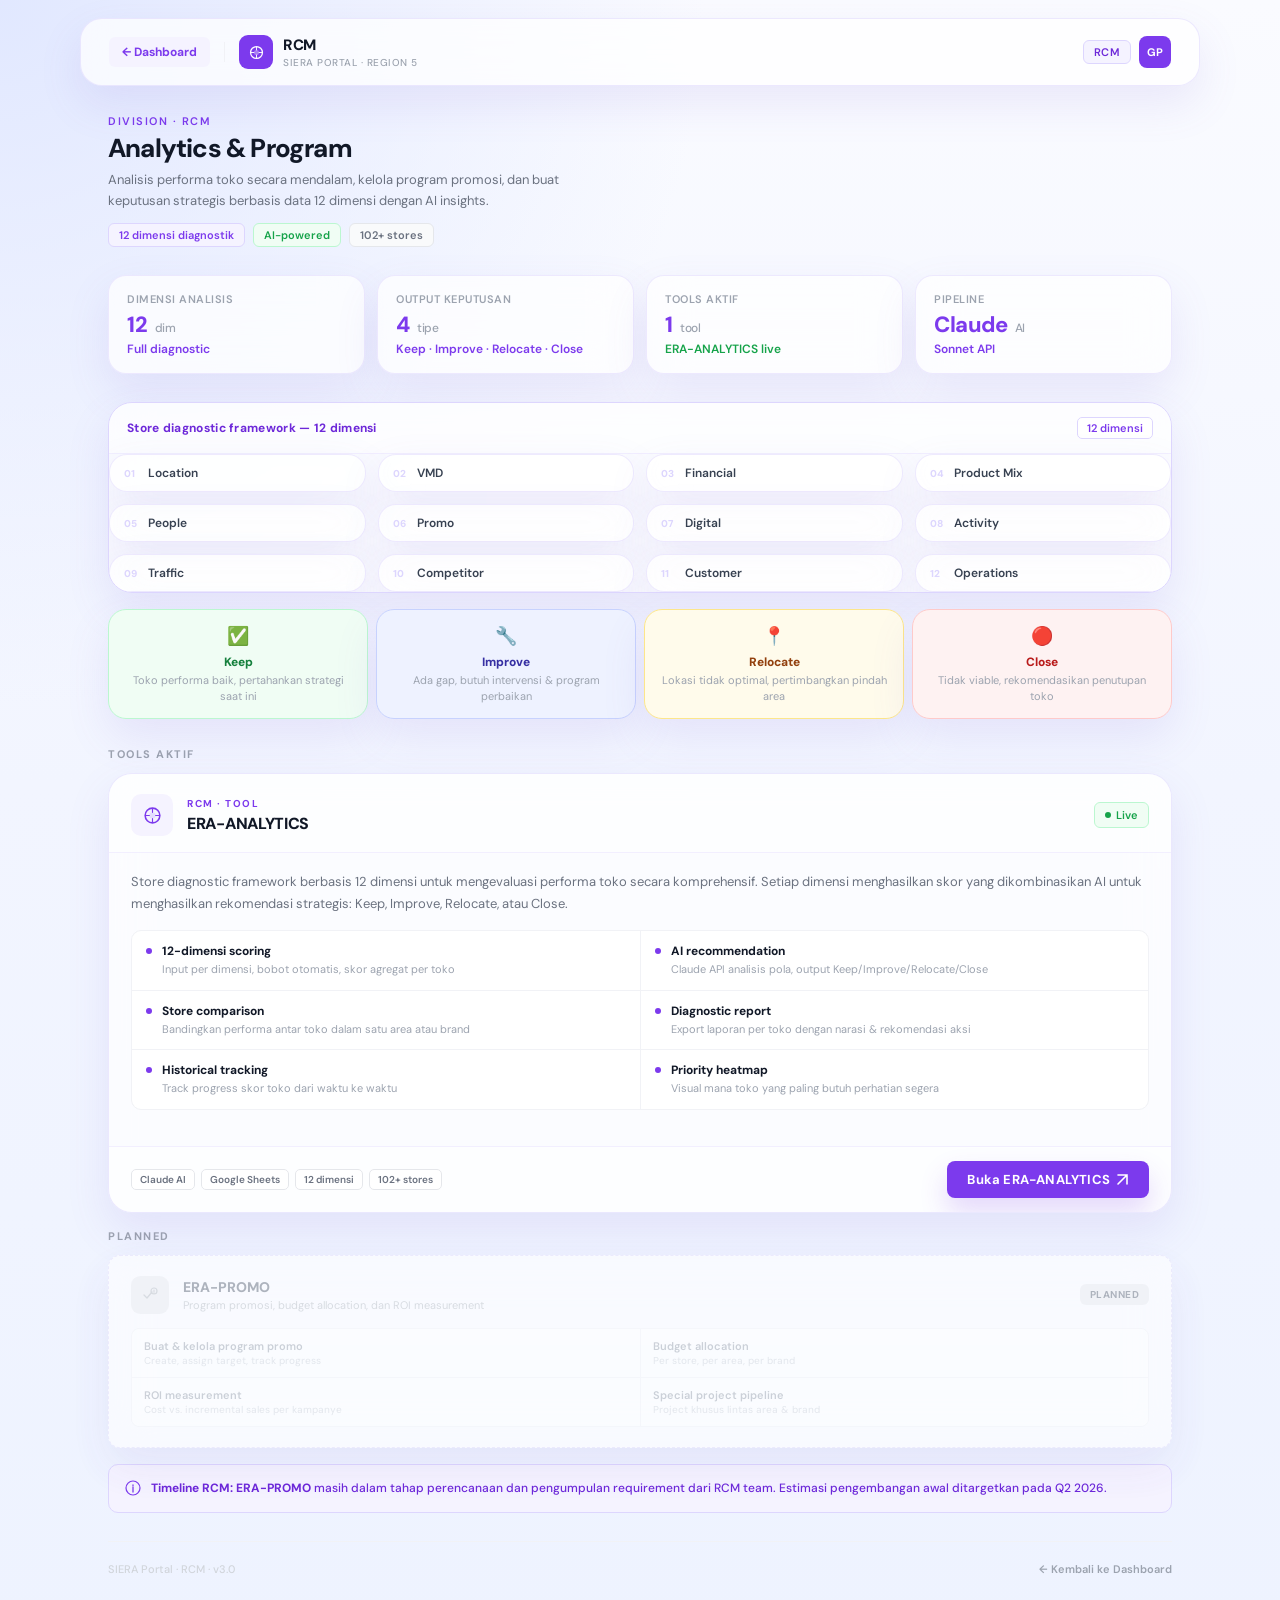
<file: modules/RCM/index.html>
<!DOCTYPE html>
<html lang="id">
<head>
  <meta charset="UTF-8">
  <meta name="viewport" content="width=device-width, initial-scale=1.0">
  <title>RCM — SIERA Portal</title>
  <link rel="preconnect" href="https://fonts.googleapis.com">
  <link rel="preconnect" href="https://fonts.gstatic.com" crossorigin>
  <link href="https://fonts.googleapis.com/css2?family=DM+Sans:ital,opsz,wght@0,9..40,400;0,9..40,500;0,9..40,600;0,9..40,700;0,9..40,800&amp;display=swap" rel="stylesheet">
  <style>
    *, *::before, *::after { box-sizing: border-box; margin: 0; padding: 0; }

    body {
      font-family: 'DM Sans', sans-serif;
      background: #fff;
      color: #111827;
      min-height: 100vh;
    }

    /* ─── Navbar ─────────────────────────────────── */
    .nav {
      display: flex;
      align-items: center;
      justify-content: space-between;
      padding: 0 28px;
      height: 68px;
      border-bottom: 1px solid #f1f2f6;
      background: #fff;
      position: sticky;
      top: 0;
      z-index: 10;
    }
    .nav-left { display: flex; align-items: center; gap: 14px; }
    .nav-back {
      display: flex;
      align-items: center;
      gap: 6px;
      font-size: 12px;
      font-weight: 700;
      color: #7C3AED;
      background: #f5f3ff;
      border: none;
      border-radius: 6px;
      padding: 7px 13px;
      cursor: pointer;
      font-family: 'DM Sans', sans-serif;
      text-decoration: none;
      transition: opacity 0.15s;
    }
    .nav-back:hover { opacity: 0.8; }
    .nav-divider { width: 1px; height: 20px; background: #f1f2f6; }
    .nav-brand { display: flex; align-items: center; gap: 10px; }
    .nav-icon {
      width: 34px;
      height: 34px;
      background: #7C3AED;
      border-radius: 9px;
      display: flex;
      align-items: center;
      justify-content: center;
      flex-shrink: 0;
    }
    .nav-icon svg { width: 17px; height: 17px; }
    .nav-title { font-size: 15px; font-weight: 800; color: #111827; letter-spacing: -0.3px; }
    .nav-sub { font-size: 10px; color: #9ca3af; font-weight: 500; letter-spacing: 0.5px; text-transform: uppercase; margin-top: 1px; }
    .nav-right { display: flex; align-items: center; gap: 8px; flex-wrap: wrap; justify-content: flex-end; }
    .nav-tag {
      font-size: 11px;
      font-weight: 600;
      color: #6d28d9;
      background: #f5f3ff;
      border: 1px solid #ddd6fe;
      padding: 4px 10px;
      border-radius: 6px;
      letter-spacing: 0.3px;
    }
    .nav-avatar {
      width: 32px;
      height: 32px;
      border-radius: 8px;
      background: #7C3AED;
      display: flex;
      align-items: center;
      justify-content: center;
      font-size: 11px;
      font-weight: 700;
      color: #fff;
    }

    /* ─── Main ───────────────────────────────────── */
    .main { max-width: 860px; margin: 0 auto; padding: 32px 28px 56px; }

    /* ─── Hero ───────────────────────────────────── */
    .hero { margin-bottom: 28px; }
    .hero-tag {
      font-size: 11px;
      font-weight: 600;
      color: #7C3AED;
      letter-spacing: 1.5px;
      text-transform: uppercase;
      margin-bottom: 6px;
    }
    .hero-title {
      font-size: 26px;
      font-weight: 800;
      color: #111827;
      letter-spacing: -0.8px;
      line-height: 1.15;
      margin-bottom: 6px;
    }
    .hero-desc {
      font-size: 13px;
      color: #6b7280;
      line-height: 1.6;
      max-width: 480px;
    }
    .hero-meta { display: flex; align-items: center; gap: 8px; margin-top: 12px; flex-wrap: wrap; }
    .meta-badge { font-size: 11px; font-weight: 600; padding: 4px 10px; border-radius: 6px; border: 1px solid; }

    /* ─── Metric strip ───────────────────────────── */
    .metric-strip {
      display: grid;
      grid-template-columns: repeat(4, 1fr);
      gap: 1px;
      background: #f1f2f6;
      border: 1px solid #f1f2f6;
      border-radius: 12px;
      overflow: hidden;
      margin-bottom: 28px;
    }
    .metric-cell { background: #fff; padding: 16px 18px; }
    .metric-label { font-size: 11px; color: #9ca3af; font-weight: 600; letter-spacing: 0.5px; text-transform: uppercase; margin-bottom: 8px; }
    .metric-val { font-size: 22px; font-weight: 800; color: #7C3AED; line-height: 1; letter-spacing: -0.5px; }
    .metric-val span { font-size: 12px; font-weight: 500; color: #9ca3af; margin-left: 3px; }
    .metric-trend { font-size: 12px; font-weight: 600; margin-top: 5px; }
    .t-up   { color: #16a34a; }
    .t-blue { color: #7C3AED; }

    /* ─── 12 Dimensi block ───────────────────────── */
    .dim-block {
      border: 1px solid #ddd6fe;
      border-radius: 12px;
      overflow: hidden;
      margin-bottom: 16px;
      background: #f5f3ff;
    }
    .dim-block-header {
      display: flex;
      align-items: center;
      justify-content: space-between;
      padding: 14px 18px;
      border-bottom: 1px solid #ddd6fe;
    }
    .dim-block-title { font-size: 12px; font-weight: 700; color: #6d28d9; letter-spacing: 0.3px; }
    .dim-count {
      font-size: 11px;
      font-weight: 600;
      color: #7C3AED;
      background: #fff;
      border: 1px solid #ddd6fe;
      padding: 3px 9px;
      border-radius: 5px;
    }
    .dim-grid {
      display: grid;
      grid-template-columns: repeat(4, 1fr);
      gap: 1px;
      background: #ddd6fe;
    }
    .dim-item {
      background: #fff;
      padding: 10px 14px;
      display: flex;
      align-items: center;
      gap: 8px;
    }
    .dim-num {
      font-size: 10px;
      font-weight: 800;
      color: #ddd6fe;
      width: 16px;
      flex-shrink: 0;
    }
    .dim-name { font-size: 12px; font-weight: 600; color: #374151; }

    /* ─── Decision row ───────────────────────────── */
    .decision-row {
      display: grid;
      grid-template-columns: repeat(4, 1fr);
      gap: 8px;
      margin-bottom: 28px;
    }
    .decision-card {
      border: 1px solid #f1f2f6;
      border-radius: 10px;
      padding: 14px;
      text-align: center;
    }
    .decision-icon { font-size: 18px; margin-bottom: 6px; }
    .decision-label { font-size: 12px; font-weight: 800; color: #111827; margin-bottom: 3px; }
    .decision-desc { font-size: 11px; color: #9ca3af; line-height: 1.4; }

    /* ─── Section label ──────────────────────────── */
    .section-label {
      font-size: 11px;
      font-weight: 700;
      color: #9ca3af;
      letter-spacing: 1.5px;
      text-transform: uppercase;
      margin-bottom: 12px;
    }

    /* ─── Tool card ──────────────────────────────── */
    .tool-card {
      border: 1px solid #f1f2f6;
      border-radius: 12px;
      overflow: hidden;
      margin-bottom: 16px;
      transition: border-color 0.15s;
    }
    .tool-card:hover { border-color: #ddd6fe; }
    .tool-card-header {
      display: flex;
      align-items: center;
      justify-content: space-between;
      padding: 20px 22px 16px;
      border-bottom: 1px solid #f1f2f6;
    }
    .tool-header-left { display: flex; align-items: center; gap: 14px; }
    .tool-icon {
      width: 42px;
      height: 42px;
      border-radius: 10px;
      display: flex;
      align-items: center;
      justify-content: center;
      flex-shrink: 0;
    }
    .tool-icon svg { width: 21px; height: 21px; }
    .tool-tag { font-size: 10px; font-weight: 700; letter-spacing: 1.5px; text-transform: uppercase; margin-bottom: 3px; }
    .tool-name { font-size: 16px; font-weight: 800; color: #111827; letter-spacing: -0.3px; }
    .tool-status {
      display: flex;
      align-items: center;
      gap: 5px;
      font-size: 11px;
      font-weight: 600;
      padding: 5px 10px;
      border-radius: 6px;
      border: 1px solid;
      flex-shrink: 0;
    }
    .status-dot { width: 6px; height: 6px; border-radius: 50%; animation: pulse 2s infinite; }
    @keyframes pulse { 0%, 100% { opacity: 1; } 50% { opacity: 0.3; } }

    .tool-card-body { padding: 18px 22px; }
    .tool-desc { font-size: 13px; color: #6b7280; line-height: 1.65; margin-bottom: 16px; }

    .feature-grid {
      display: grid;
      grid-template-columns: repeat(2, 1fr);
      gap: 1px;
      background: #f1f2f6;
      border: 1px solid #f1f2f6;
      border-radius: 10px;
      overflow: hidden;
      margin-bottom: 18px;
    }
    .feature-item {
      background: #fff;
      padding: 12px 14px;
      display: flex;
      align-items: flex-start;
      gap: 10px;
    }
    .feature-dot { width: 6px; height: 6px; border-radius: 50%; margin-top: 5px; flex-shrink: 0; }
    .feature-name { font-size: 12px; font-weight: 700; color: #111827; margin-bottom: 2px; }
    .feature-desc { font-size: 11px; color: #9ca3af; line-height: 1.5; }

    .tool-card-footer {
      display: flex;
      align-items: center;
      justify-content: space-between;
      padding: 14px 22px;
      background: #fafafa;
      border-top: 1px solid #f1f2f6;
      gap: 12px;
    }
    .tool-meta-badges { display: flex; gap: 6px; flex-wrap: wrap; }
    .mini-badge {
      font-size: 10px;
      font-weight: 600;
      padding: 3px 8px;
      border-radius: 5px;
      border: 1px solid #e5e7eb;
      color: #6b7280;
      background: #fff;
    }
    .launch-btn {
      display: inline-flex;
      align-items: center;
      gap: 6px;
      padding: 10px 20px;
      color: #fff;
      border: none;
      border-radius: 8px;
      font-family: 'DM Sans', sans-serif;
      font-size: 13px;
      font-weight: 700;
      cursor: pointer;
      text-decoration: none;
      transition: opacity 0.15s;
      letter-spacing: 0.2px;
      flex-shrink: 0;
    }
    .launch-btn:hover { opacity: 0.88; }
    .launch-btn svg { width: 13px; height: 13px; }

    /* ─── Coming soon card ───────────────────────── */
    .coming-card {
      border: 1px dashed #e5e7eb;
      border-radius: 12px;
      padding: 20px 22px;
      margin-bottom: 16px;
      background: #fafafa;
      opacity: 0.8;
      filter: saturate(0.88);
    }
    .coming-card-header {
      display: flex;
      align-items: center;
      gap: 14px;
      margin-bottom: 14px;
    }
    .coming-icon {
      width: 38px;
      height: 38px;
      border-radius: 9px;
      background: #f1f2f6;
      display: flex;
      align-items: center;
      justify-content: center;
      flex-shrink: 0;
    }
    .coming-icon svg { width: 18px; height: 18px; }
    .coming-name { font-size: 14px; font-weight: 800; color: #9ca3af; margin-bottom: 2px; }
    .coming-desc { font-size: 11px; color: #d1d5db; }
    .coming-pill {
      margin-left: auto;
      font-size: 10px;
      font-weight: 700;
      color: #9ca3af;
      background: #f1f2f6;
      padding: 4px 10px;
      border-radius: 6px;
      flex-shrink: 0;
      letter-spacing: 0.5px;
      text-transform: uppercase;
    }
    .coming-features {
      display: grid;
      grid-template-columns: repeat(2, 1fr);
      gap: 1px;
      background: #f1f2f6;
      border: 1px solid #f1f2f6;
      border-radius: 8px;
      overflow: hidden;
      opacity: 0.6;
    }
    .coming-feat {
      background: #fff;
      padding: 10px 12px;
      font-size: 11px;
      color: #9ca3af;
      font-weight: 600;
      pointer-events: none;
    }
    .coming-feat span { display: block; font-size: 10px; font-weight: 500; color: #d1d5db; margin-top: 1px; }

    /* ─── Info box ───────────────────────────────── */
    .info-box {
      display: flex;
      align-items: flex-start;
      gap: 10px;
      background: #f5f3ff;
      border: 1px solid #ddd6fe;
      border-radius: 10px;
      padding: 14px 16px;
      margin-bottom: 28px;
    }
    .info-box svg { width: 16px; height: 16px; flex-shrink: 0; margin-top: 1px; }
    .info-text { font-size: 12px; color: #6d28d9; line-height: 1.6; font-weight: 500; }
    .info-text strong { font-weight: 700; }

    /* ─── Footer ─────────────────────────────────── */
    .footer {
      display: flex;
      align-items: center;
      justify-content: space-between;
      padding-top: 20px;
      border-top: 1px solid #f1f2f6;
      margin-top: 8px;
    }
    .footer-txt { font-size: 11px; color: #d1d5db; font-weight: 500; }
    .footer-link { font-size: 11px; font-weight: 600; color: #9ca3af; text-decoration: none; }
    .footer-link:hover { color: #7C3AED; }

    /* ─── Responsive ─────────────────────────────── */
    @media (max-width: 860px) {
      .nav-left { flex-wrap: wrap; }
      .hero-title { font-size: 24px; }
      .metric-strip { grid-template-columns: repeat(2, 1fr); }
      .decision-row { grid-template-columns: repeat(2, 1fr); }
      .dim-grid { grid-template-columns: repeat(3, 1fr); }
    }
    /* ─── Glass override ────────────────────────── */
    body {
      background:
        radial-gradient(circle at top left, rgba(224, 231, 255, 0.96), transparent 34%),
        linear-gradient(180deg, #fafbff 0%, #f2f5ff 48%, #eef3ff 100%);
      color: #0f172a;
    }
    .nav,
    .tool-card,
    .metric-cell,
    .decision-card,
    .dim-item,
    .coming-card {
      background: rgba(255, 255, 255, 0.72);
      backdrop-filter: blur(20px);
      -webkit-backdrop-filter: blur(20px);
      border-color: rgba(221, 214, 254, 0.54);
      box-shadow: 0 18px 44px rgba(125, 102, 214, 0.12);
    }
    .nav {
      margin: 18px auto 0;
      max-width: 1120px;
      border: 1px solid rgba(221, 214, 254, 0.56);
      border-radius: 22px;
      position: sticky;
      top: 14px;
      width: calc(100% - 32px);
    }
    .main {
      max-width: 1120px;
      padding-top: 28px;
    }
    .metric-strip,
    .dim-grid {
      gap: 12px;
      background: transparent;
      border: none;
      overflow: visible;
    }
    .metric-cell,
    .dim-item,
    .decision-card {
      border: 1px solid rgba(221, 214, 254, 0.5);
      border-radius: 18px;
    }
    .dim-block,
    .tool-card {
      border-radius: 24px;
      overflow: hidden;
      box-shadow: 0 18px 44px rgba(125, 102, 214, 0.12);
    }
    .dim-block {
      background: rgba(255, 255, 255, 0.62);
      backdrop-filter: blur(20px);
      -webkit-backdrop-filter: blur(20px);
    }
    .tool-card-header,
    .tool-card-footer,
    .dim-block-header {
      background: rgba(255, 255, 255, 0.46);
      border-color: rgba(221, 214, 254, 0.36);
    }
    .launch-btn {
      background: linear-gradient(135deg, #7C3AED 0%, #8B5CF6 100%);
      box-shadow: 0 14px 28px rgba(124, 58, 237, 0.2);
    }
    @media (max-width: 640px) {
      .nav {
        width: calc(100% - 20px);
        top: 10px;
      }
      .nav {
        height: auto;
        padding: 14px 16px;
        align-items: flex-start;
        flex-direction: column;
      }
      .nav-left,
      .nav-right {
        width: 100%;
      }
      .nav-right {
        justify-content: flex-start;
      }
      .main { padding: 22px 16px 42px; }
      .hero-meta,
      .tool-meta-badges {
        gap: 6px;
      }
      .metric-strip,
      .decision-row,
      .dim-grid,
      .feature-grid,
      .coming-features {
        grid-template-columns: 1fr;
      }
      .tool-card-header,
      .tool-card-footer,
      .coming-card-header,
      .footer {
        flex-direction: column;
        align-items: flex-start;
      }
      .coming-pill {
        margin-left: 0;
      }
      .launch-btn { width: 100%; justify-content: center; }
    }
  </style>
</head>
<body>

  <!-- ═══════════════════════════════════════════════
       NAVBAR
  ═══════════════════════════════════════════════ -->
  <nav class="nav">
    <div class="nav-left">
      <a class="nav-back" href="../../dashboard.html">← Dashboard</a>
      <div class="nav-divider"></div>
      <div class="nav-brand">
        <div class="nav-icon">
          <svg viewBox="0 0 20 20" fill="none">
            <circle cx="10" cy="10" r="7" stroke="#fff" stroke-width="1.5"/>
            <circle cx="10" cy="10" r="3" fill="rgba(255,255,255,0.35)"/>
            <path d="M4 10h3M13 10h3M10 4v3M10 13v3" stroke="#fff" stroke-width="1.1" stroke-linecap="round"/>
          </svg>
        </div>
        <div>
          <div class="nav-title">RCM</div>
          <div class="nav-sub">SIERA Portal · Region 5</div>
        </div>
      </div>
    </div>
    <div class="nav-right">
      <div class="nav-tag">RCM</div>
      <div class="nav-avatar">GP</div>
    </div>
  </nav>

  <!-- ═══════════════════════════════════════════════
       MAIN
  ═══════════════════════════════════════════════ -->
  <div class="main">

    <!-- Hero -->
    <div class="hero">
      <div class="hero-tag">Division · RCM</div>
      <div class="hero-title">Analytics &amp; Program</div>
      <div class="hero-desc">Analisis performa toko secara mendalam, kelola program promosi, dan buat keputusan strategis berbasis data 12 dimensi dengan AI insights.</div>
      <div class="hero-meta">
        <span class="meta-badge" style="color:#7C3AED;border-color:#ddd6fe;background:#f5f3ff;">12 dimensi diagnostik</span>
        <span class="meta-badge" style="color:#16a34a;border-color:#bbf7d0;background:#f0fdf4;">AI-powered</span>
        <span class="meta-badge" style="color:#6b7280;border-color:#e5e7eb;background:#f9fafb;">102+ stores</span>
      </div>
    </div>

    <!-- Metric strip -->
    <div class="metric-strip">
      <div class="metric-cell">
        <div class="metric-label">Dimensi analisis</div>
        <div class="metric-val">12 <span>dim</span></div>
        <div class="metric-trend t-blue">Full diagnostic</div>
      </div>
      <div class="metric-cell">
        <div class="metric-label">Output keputusan</div>
        <div class="metric-val">4 <span>tipe</span></div>
        <div class="metric-trend t-blue">Keep · Improve · Relocate · Close</div>
      </div>
      <div class="metric-cell">
        <div class="metric-label">Tools aktif</div>
        <div class="metric-val">1 <span>tool</span></div>
        <div class="metric-trend t-up">ERA-ANALYTICS live</div>
      </div>
      <div class="metric-cell">
        <div class="metric-label">Pipeline</div>
        <div class="metric-val">Claude <span>AI</span></div>
        <div class="metric-trend t-blue">Sonnet API</div>
      </div>
    </div>

    <!-- 12 Dimensi block -->
    <div class="dim-block">
      <div class="dim-block-header">
        <div class="dim-block-title">Store diagnostic framework — 12 dimensi</div>
        <div class="dim-count">12 dimensi</div>
      </div>
      <div class="dim-grid">
        <div class="dim-item"><div class="dim-num">01</div><div class="dim-name">Location</div></div>
        <div class="dim-item"><div class="dim-num">02</div><div class="dim-name">VMD</div></div>
        <div class="dim-item"><div class="dim-num">03</div><div class="dim-name">Financial</div></div>
        <div class="dim-item"><div class="dim-num">04</div><div class="dim-name">Product Mix</div></div>
        <div class="dim-item"><div class="dim-num">05</div><div class="dim-name">People</div></div>
        <div class="dim-item"><div class="dim-num">06</div><div class="dim-name">Promo</div></div>
        <div class="dim-item"><div class="dim-num">07</div><div class="dim-name">Digital</div></div>
        <div class="dim-item"><div class="dim-num">08</div><div class="dim-name">Activity</div></div>
        <div class="dim-item"><div class="dim-num">09</div><div class="dim-name">Traffic</div></div>
        <div class="dim-item"><div class="dim-num">10</div><div class="dim-name">Competitor</div></div>
        <div class="dim-item"><div class="dim-num">11</div><div class="dim-name">Customer</div></div>
        <div class="dim-item"><div class="dim-num">12</div><div class="dim-name">Operations</div></div>
      </div>
    </div>

    <!-- Decision row -->
    <div class="decision-row">
      <div class="decision-card" style="border-color:#bbf7d0;background:#f0fdf4;">
        <div class="decision-icon">✅</div>
        <div class="decision-label" style="color:#15803d;">Keep</div>
        <div class="decision-desc">Toko performa baik, pertahankan strategi saat ini</div>
      </div>
      <div class="decision-card" style="border-color:#c7d2fe;background:#eef2ff;">
        <div class="decision-icon">🔧</div>
        <div class="decision-label" style="color:#3730a3;">Improve</div>
        <div class="decision-desc">Ada gap, butuh intervensi &amp; program perbaikan</div>
      </div>
      <div class="decision-card" style="border-color:#fde68a;background:#fffbeb;">
        <div class="decision-icon">📍</div>
        <div class="decision-label" style="color:#92400e;">Relocate</div>
        <div class="decision-desc">Lokasi tidak optimal, pertimbangkan pindah area</div>
      </div>
      <div class="decision-card" style="border-color:#fecaca;background:#fef2f2;">
        <div class="decision-icon">🔴</div>
        <div class="decision-label" style="color:#b91c1c;">Close</div>
        <div class="decision-desc">Tidak viable, rekomendasikan penutupan toko</div>
      </div>
    </div>

    <!-- Section: Tools aktif -->
    <div class="section-label">Tools aktif</div>

    <!-- ERA-ANALYTICS card -->
    <div class="tool-card">
      <div class="tool-card-header">
        <div class="tool-header-left">
          <div class="tool-icon" style="background:#f5f3ff;">
            <svg viewBox="0 0 20 20" fill="none">
              <circle cx="10" cy="10" r="7" stroke="#7C3AED" stroke-width="1.5"/>
              <circle cx="10" cy="10" r="3" fill="#DDD6FE" opacity="0.7"/>
              <path d="M4 10h3M13 10h3M10 4v3M10 13v3" stroke="#7C3AED" stroke-width="1.1" stroke-linecap="round"/>
            </svg>
          </div>
          <div>
            <div class="tool-tag" style="color:#7C3AED;">RCM · Tool</div>
            <div class="tool-name">ERA-ANALYTICS</div>
          </div>
        </div>
        <div class="tool-status" style="color:#16a34a;background:#f0fdf4;border-color:#bbf7d0;">
          <div class="status-dot" style="background:#16a34a;"></div>
          Live
        </div>
      </div>

      <div class="tool-card-body">
        <div class="tool-desc">
          Store diagnostic framework berbasis 12 dimensi untuk mengevaluasi performa toko secara komprehensif. Setiap dimensi menghasilkan skor yang dikombinasikan AI untuk menghasilkan rekomendasi strategis: Keep, Improve, Relocate, atau Close.
        </div>

        <div class="feature-grid">
          <div class="feature-item">
            <div class="feature-dot" style="background:#7C3AED;"></div>
            <div>
              <div class="feature-name">12-dimensi scoring</div>
              <div class="feature-desc">Input per dimensi, bobot otomatis, skor agregat per toko</div>
            </div>
          </div>
          <div class="feature-item">
            <div class="feature-dot" style="background:#7C3AED;"></div>
            <div>
              <div class="feature-name">AI recommendation</div>
              <div class="feature-desc">Claude API analisis pola, output Keep/Improve/Relocate/Close</div>
            </div>
          </div>
          <div class="feature-item">
            <div class="feature-dot" style="background:#7C3AED;"></div>
            <div>
              <div class="feature-name">Store comparison</div>
              <div class="feature-desc">Bandingkan performa antar toko dalam satu area atau brand</div>
            </div>
          </div>
          <div class="feature-item">
            <div class="feature-dot" style="background:#7C3AED;"></div>
            <div>
              <div class="feature-name">Diagnostic report</div>
              <div class="feature-desc">Export laporan per toko dengan narasi &amp; rekomendasi aksi</div>
            </div>
          </div>
          <div class="feature-item">
            <div class="feature-dot" style="background:#7C3AED;"></div>
            <div>
              <div class="feature-name">Historical tracking</div>
              <div class="feature-desc">Track progress skor toko dari waktu ke waktu</div>
            </div>
          </div>
          <div class="feature-item">
            <div class="feature-dot" style="background:#7C3AED;"></div>
            <div>
              <div class="feature-name">Priority heatmap</div>
              <div class="feature-desc">Visual mana toko yang paling butuh perhatian segera</div>
            </div>
          </div>
        </div>
      </div>

      <div class="tool-card-footer">
        <div class="tool-meta-badges">
          <span class="mini-badge">Claude AI</span>
          <span class="mini-badge">Google Sheets</span>
          <span class="mini-badge">12 dimensi</span>
          <span class="mini-badge">102+ stores</span>
        </div>
        <a class="launch-btn" href="https://era-analytics-code.netlify.app" target="_blank" rel="noopener noreferrer" aria-label="Buka ERA-ANALYTICS di tab baru" style="background:#7C3AED;">
          Buka ERA-ANALYTICS
          <svg viewBox="0 0 13 13" fill="none">
            <path d="M2 2h9v9M2 11L11 2" stroke="#fff" stroke-width="1.6" stroke-linecap="round"/>
          </svg>
        </a>
      </div>
    </div>

    <!-- Section: Planned -->
    <div class="section-label" style="margin-top: 8px;">Planned</div>

    <!-- ERA-PROMO coming soon card -->
    <div class="coming-card">
      <div class="coming-card-header">
        <div class="coming-icon">
          <svg viewBox="0 0 18 18" fill="none">
            <path d="M3 9l3 3 5-6" stroke="#d1d5db" stroke-width="1.3" stroke-linecap="round" stroke-linejoin="round"/>
            <circle cx="13" cy="5" r="3" stroke="#d1d5db" stroke-width="1.2"/>
            <path d="M13 4v2M13 7v.5" stroke="#d1d5db" stroke-width="1.1" stroke-linecap="round"/>
          </svg>
        </div>
        <div>
          <div class="coming-name">ERA-PROMO</div>
          <div class="coming-desc">Program promosi, budget allocation, dan ROI measurement</div>
        </div>
        <div class="coming-pill">Planned</div>
      </div>
      <div class="coming-features">
        <div class="coming-feat">
          Buat &amp; kelola program promo
          <span>Create, assign target, track progress</span>
        </div>
        <div class="coming-feat">
          Budget allocation
          <span>Per store, per area, per brand</span>
        </div>
        <div class="coming-feat">
          ROI measurement
          <span>Cost vs. incremental sales per kampanye</span>
        </div>
        <div class="coming-feat">
          Special project pipeline
          <span>Project khusus lintas area &amp; brand</span>
        </div>
      </div>
    </div>

    <!-- Info box -->
    <div class="info-box" style="margin-top: 8px;">
      <svg viewBox="0 0 16 16" fill="none">
        <circle cx="8" cy="8" r="7" stroke="#7C3AED" stroke-width="1.2"/>
        <path d="M8 7v5M8 5.5v-.5" stroke="#7C3AED" stroke-width="1.3" stroke-linecap="round"/>
      </svg>
      <div class="info-text">
        <strong>Timeline RCM:</strong> <strong>ERA-PROMO</strong> masih dalam tahap perencanaan dan pengumpulan requirement dari RCM team. Estimasi pengembangan awal ditargetkan pada Q2 2026.
      </div>
    </div>

    <!-- Footer -->
    <div class="footer">
      <div class="footer-txt">SIERA Portal · RCM · v3.0</div>
      <a class="footer-link" href="../../dashboard.html">← Kembali ke Dashboard</a>
    </div>

  </div>

</body>
</html>
</file>
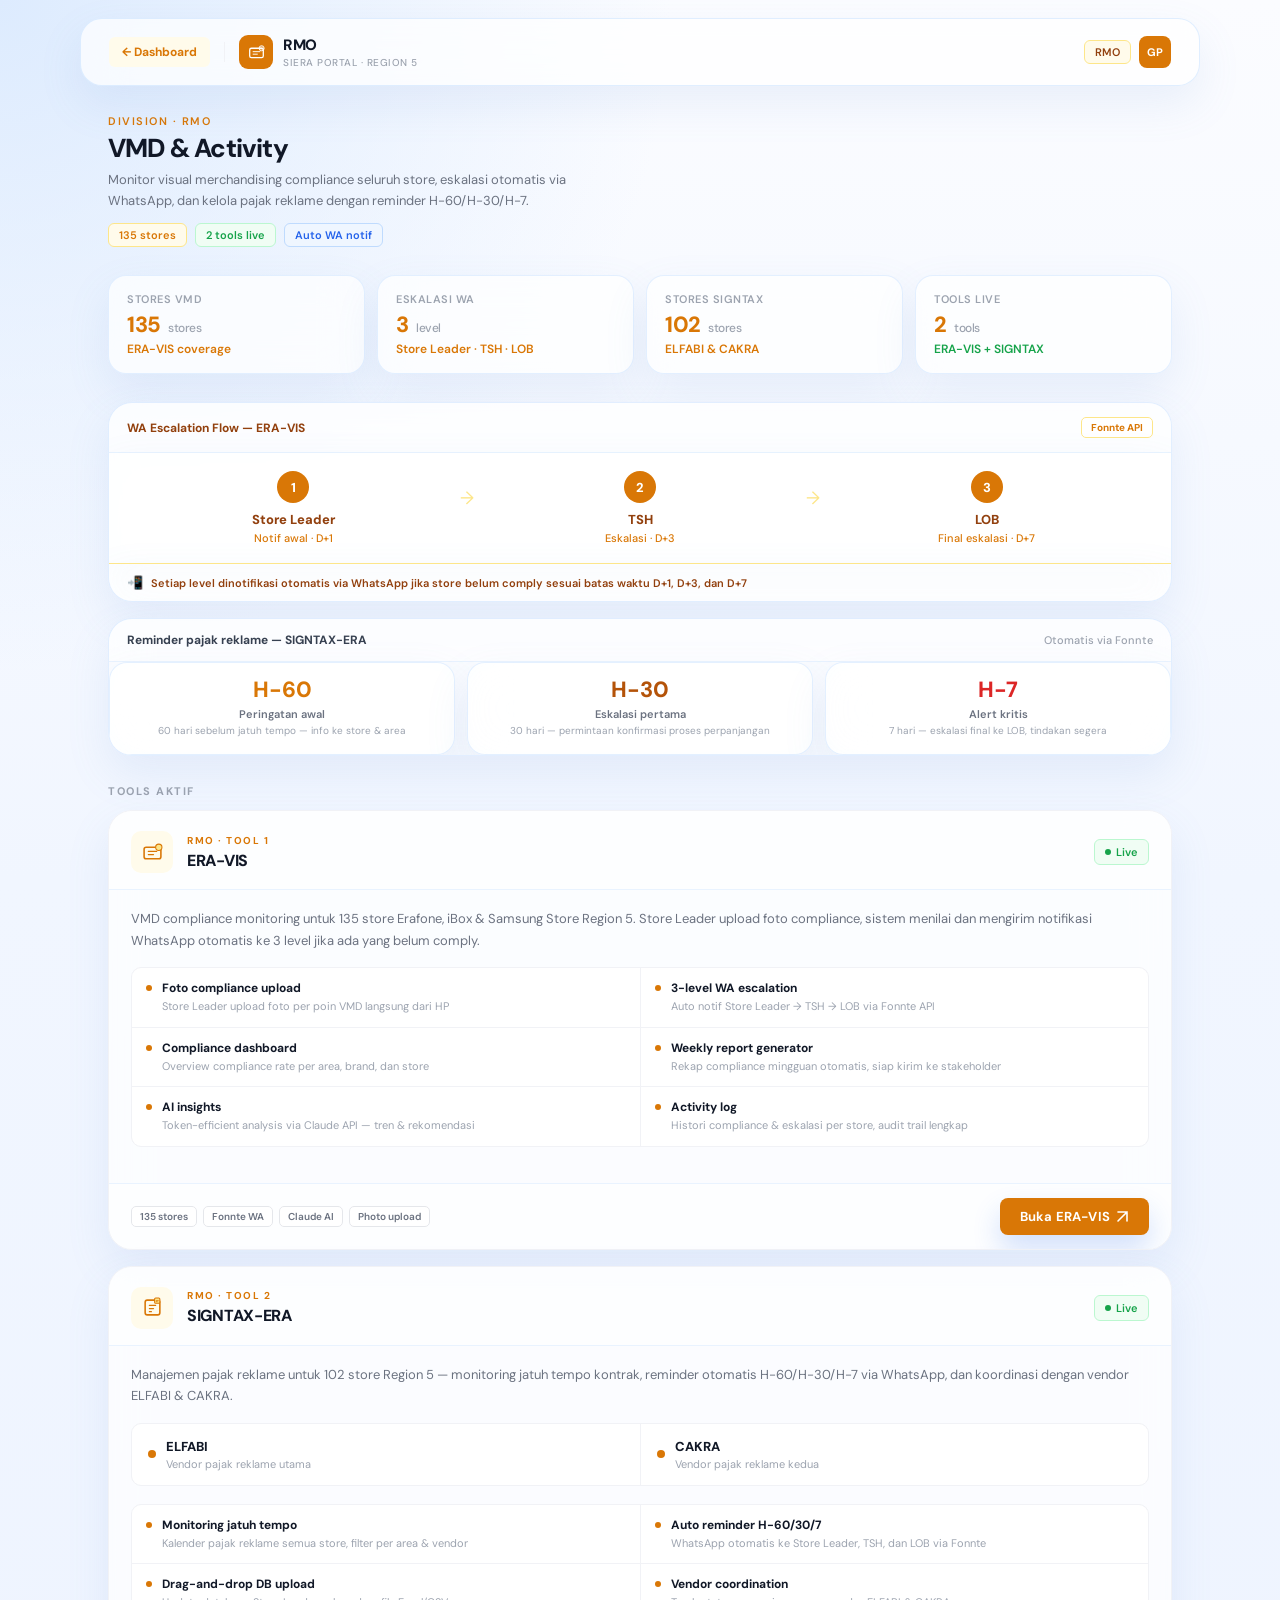
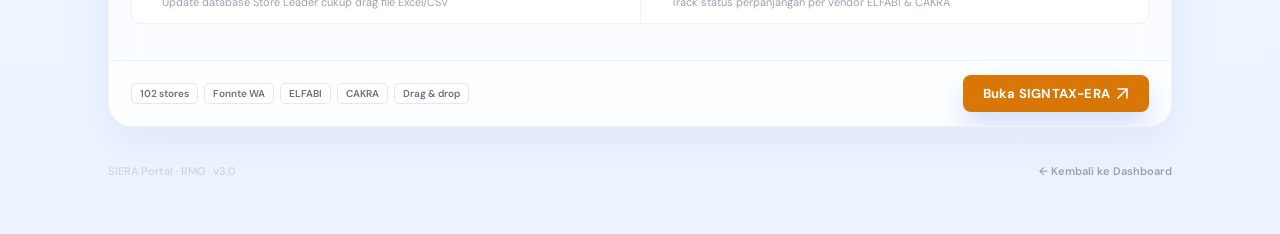
<file: modules/RMO/index.html>
<!DOCTYPE html>
<html lang="id">
<head>
  <meta charset="UTF-8">
  <meta name="viewport" content="width=device-width, initial-scale=1.0">
  <title>RMO — SIERA Portal</title>
  <link rel="preconnect" href="https://fonts.googleapis.com">
  <link rel="preconnect" href="https://fonts.gstatic.com" crossorigin>
  <link href="https://fonts.googleapis.com/css2?family=DM+Sans:ital,opsz,wght@0,9..40,400;0,9..40,500;0,9..40,600;0,9..40,700;0,9..40,800&amp;display=swap" rel="stylesheet">
  <style>
    *, *::before, *::after { box-sizing: border-box; margin: 0; padding: 0; }

    body {
      font-family: 'DM Sans', sans-serif;
      background: #fff;
      color: #111827;
      min-height: 100vh;
    }

    /* ─── Navbar ─────────────────────────────────── */
    .nav {
      display: flex;
      align-items: center;
      justify-content: space-between;
      padding: 0 28px;
      height: 68px;
      border-bottom: 1px solid #f1f2f6;
      background: #fff;
      position: sticky;
      top: 0;
      z-index: 10;
    }
    .nav-left { display: flex; align-items: center; gap: 14px; }
    .nav-back {
      display: flex;
      align-items: center;
      gap: 6px;
      font-size: 12px;
      font-weight: 700;
      color: #d97706;
      background: #fffbeb;
      border: none;
      border-radius: 6px;
      padding: 7px 13px;
      cursor: pointer;
      font-family: 'DM Sans', sans-serif;
      text-decoration: none;
      transition: opacity 0.15s;
    }
    .nav-back:hover { opacity: 0.8; }
    .nav-divider { width: 1px; height: 20px; background: #f1f2f6; }
    .nav-brand { display: flex; align-items: center; gap: 10px; }
    .nav-icon {
      width: 34px;
      height: 34px;
      background: #d97706;
      border-radius: 9px;
      display: flex;
      align-items: center;
      justify-content: center;
      flex-shrink: 0;
    }
    .nav-icon svg { width: 17px; height: 17px; }
    .nav-title { font-size: 15px; font-weight: 800; color: #111827; letter-spacing: -0.3px; }
    .nav-sub { font-size: 10px; color: #9ca3af; font-weight: 500; letter-spacing: 0.5px; text-transform: uppercase; margin-top: 1px; }
    .nav-right { display: flex; align-items: center; gap: 8px; flex-wrap: wrap; justify-content: flex-end; }
    .nav-tag {
      font-size: 11px;
      font-weight: 600;
      color: #92400e;
      background: #fffbeb;
      border: 1px solid #fde68a;
      padding: 4px 10px;
      border-radius: 6px;
    }
    .nav-avatar {
      width: 32px;
      height: 32px;
      border-radius: 8px;
      background: #d97706;
      display: flex;
      align-items: center;
      justify-content: center;
      font-size: 11px;
      font-weight: 700;
      color: #fff;
    }

    /* ─── Main ───────────────────────────────────── */
    .main { max-width: 860px; margin: 0 auto; padding: 32px 28px 56px; }

    /* ─── Hero ───────────────────────────────────── */
    .hero { margin-bottom: 28px; }
    .hero-tag { font-size: 11px; font-weight: 600; color: #d97706; letter-spacing: 1.5px; text-transform: uppercase; margin-bottom: 6px; }
    .hero-title { font-size: 26px; font-weight: 800; color: #111827; letter-spacing: -0.8px; line-height: 1.15; margin-bottom: 6px; }
    .hero-desc { font-size: 13px; color: #6b7280; line-height: 1.6; max-width: 480px; }
    .hero-meta { display: flex; align-items: center; gap: 8px; margin-top: 12px; flex-wrap: wrap; }
    .meta-badge { font-size: 11px; font-weight: 600; padding: 4px 10px; border-radius: 6px; border: 1px solid; }

    /* ─── Metric strip ───────────────────────────── */
    .metric-strip {
      display: grid;
      grid-template-columns: repeat(4, 1fr);
      gap: 1px;
      background: #f1f2f6;
      border: 1px solid #f1f2f6;
      border-radius: 12px;
      overflow: hidden;
      margin-bottom: 28px;
    }
    .metric-cell { background: #fff; padding: 16px 18px; }
    .metric-label { font-size: 11px; color: #9ca3af; font-weight: 600; letter-spacing: 0.5px; text-transform: uppercase; margin-bottom: 8px; }
    .metric-val { font-size: 22px; font-weight: 800; color: #d97706; line-height: 1; letter-spacing: -0.5px; }
    .metric-val span { font-size: 12px; font-weight: 500; color: #9ca3af; margin-left: 3px; }
    .metric-trend { font-size: 12px; font-weight: 600; margin-top: 5px; }
    .t-up   { color: #16a34a; }
    .t-amb  { color: #d97706; }

    /* ─── Escalation flow ────────────────────────── */
    .escalation-block {
      border: 1px solid #fde68a;
      border-radius: 12px;
      overflow: hidden;
      margin-bottom: 16px;
      background: #fffbeb;
    }
    .esc-header {
      display: flex;
      align-items: center;
      justify-content: space-between;
      padding: 14px 18px;
      border-bottom: 1px solid #fde68a;
    }
    .esc-title { font-size: 12px; font-weight: 700; color: #92400e; }
    .esc-badge {
      font-size: 10px;
      font-weight: 700;
      color: #d97706;
      background: #fff;
      border: 1px solid #fde68a;
      padding: 3px 9px;
      border-radius: 5px;
    }
    .esc-flow {
      display: flex;
      align-items: center;
      padding: 18px 22px;
      gap: 0;
    }
    .esc-step {
      flex: 1;
      text-align: center;
    }
    .esc-num {
      width: 32px;
      height: 32px;
      border-radius: 50%;
      background: #d97706;
      color: #fff;
      font-size: 13px;
      font-weight: 800;
      display: flex;
      align-items: center;
      justify-content: center;
      margin: 0 auto 8px;
    }
    .esc-role { font-size: 13px; font-weight: 800; color: #92400e; margin-bottom: 3px; }
    .esc-sub  { font-size: 11px; color: #d97706; font-weight: 500; }
    .esc-arrow {
      font-size: 18px;
      color: #fde68a;
      padding: 0 4px;
      flex-shrink: 0;
      margin-bottom: 20px;
    }
    .esc-footer {
      display: flex;
      align-items: center;
      gap: 8px;
      padding: 10px 18px;
      border-top: 1px solid #fde68a;
      background: rgba(255,255,255,0.6);
    }
    .esc-footer-icon { font-size: 13px; }
    .esc-footer-text { font-size: 11px; color: #92400e; font-weight: 600; }

    /* ─── Reminder timeline ──────────────────────── */
    .reminder-block {
      border: 1px solid #f1f2f6;
      border-radius: 12px;
      overflow: hidden;
      margin-bottom: 28px;
    }
    .reminder-header {
      display: flex;
      align-items: center;
      justify-content: space-between;
      padding: 13px 18px;
      border-bottom: 1px solid #f1f2f6;
      background: #fafafa;
    }
    .reminder-title { font-size: 12px; font-weight: 700; color: #374151; }
    .reminder-sub   { font-size: 11px; color: #9ca3af; font-weight: 500; }
    .reminder-row {
      display: grid;
      grid-template-columns: repeat(3, 1fr);
      gap: 1px;
      background: #f1f2f6;
    }
    .reminder-step { background: #fff; padding: 16px 18px; text-align: center; }
    .reminder-day  { font-size: 22px; font-weight: 800; line-height: 1; margin-bottom: 6px; }
    .reminder-label { font-size: 11px; font-weight: 600; color: #6b7280; margin-bottom: 3px; }
    .reminder-desc  { font-size: 10px; color: #9ca3af; line-height: 1.4; }

    /* ─── Section label ──────────────────────────── */
    .section-label {
      font-size: 11px;
      font-weight: 700;
      color: #9ca3af;
      letter-spacing: 1.5px;
      text-transform: uppercase;
      margin-bottom: 12px;
    }

    /* ─── Tool card ──────────────────────────────── */
    .tool-card {
      border: 1px solid #f1f2f6;
      border-radius: 12px;
      overflow: hidden;
      margin-bottom: 16px;
      transition: border-color 0.15s;
    }
    .tool-card:hover { border-color: #fde68a; }
    .tool-card-header {
      display: flex;
      align-items: center;
      justify-content: space-between;
      padding: 20px 22px 16px;
      border-bottom: 1px solid #f1f2f6;
    }
    .tool-header-left { display: flex; align-items: center; gap: 14px; }
    .tool-icon {
      width: 42px;
      height: 42px;
      border-radius: 10px;
      display: flex;
      align-items: center;
      justify-content: center;
      flex-shrink: 0;
    }
    .tool-icon svg { width: 21px; height: 21px; }
    .tool-tag { font-size: 10px; font-weight: 700; letter-spacing: 1.5px; text-transform: uppercase; margin-bottom: 3px; }
    .tool-name { font-size: 16px; font-weight: 800; color: #111827; letter-spacing: -0.3px; }
    .tool-status {
      display: flex;
      align-items: center;
      gap: 5px;
      font-size: 11px;
      font-weight: 600;
      padding: 5px 10px;
      border-radius: 6px;
      border: 1px solid;
      flex-shrink: 0;
    }
    .status-dot { width: 6px; height: 6px; border-radius: 50%; animation: pulse 2s infinite; }
    @keyframes pulse { 0%, 100% { opacity: 1; } 50% { opacity: 0.3; } }

    .tool-card-body { padding: 18px 22px; }
    .tool-desc { font-size: 13px; color: #6b7280; line-height: 1.65; margin-bottom: 16px; }

    .feature-grid {
      display: grid;
      grid-template-columns: repeat(2, 1fr);
      gap: 1px;
      background: #f1f2f6;
      border: 1px solid #f1f2f6;
      border-radius: 10px;
      overflow: hidden;
      margin-bottom: 18px;
    }
    .feature-item {
      background: #fff;
      padding: 12px 14px;
      display: flex;
      align-items: flex-start;
      gap: 10px;
    }
    .feature-dot { width: 6px; height: 6px; border-radius: 50%; margin-top: 5px; flex-shrink: 0; }
    .feature-name { font-size: 12px; font-weight: 700; color: #111827; margin-bottom: 2px; }
    .feature-desc { font-size: 11px; color: #9ca3af; line-height: 1.5; }

    .tool-card-footer {
      display: flex;
      align-items: center;
      justify-content: space-between;
      padding: 14px 22px;
      background: #fafafa;
      border-top: 1px solid #f1f2f6;
      gap: 12px;
    }
    .tool-meta-badges { display: flex; gap: 6px; flex-wrap: wrap; }
    .mini-badge {
      font-size: 10px;
      font-weight: 600;
      padding: 3px 8px;
      border-radius: 5px;
      border: 1px solid #e5e7eb;
      color: #6b7280;
      background: #fff;
    }
    .launch-btn {
      display: inline-flex;
      align-items: center;
      gap: 6px;
      padding: 10px 20px;
      color: #fff;
      border: none;
      border-radius: 8px;
      font-family: 'DM Sans', sans-serif;
      font-size: 13px;
      font-weight: 700;
      cursor: pointer;
      text-decoration: none;
      transition: opacity 0.15s;
      letter-spacing: 0.2px;
      flex-shrink: 0;
    }
    .launch-btn:hover { opacity: 0.88; }
    .launch-btn svg { width: 13px; height: 13px; }

    /* ─── Vendor row ─────────────────────────────── */
    .vendor-row {
      display: grid;
      grid-template-columns: 1fr 1fr;
      gap: 1px;
      background: #f1f2f6;
      border: 1px solid #f1f2f6;
      border-radius: 10px;
      overflow: hidden;
      margin-bottom: 18px;
    }
    .vendor-cell {
      background: #fff;
      padding: 14px 16px;
      display: flex;
      align-items: center;
      gap: 10px;
    }
    .vendor-dot {
      width: 8px;
      height: 8px;
      border-radius: 50%;
      background: #d97706;
      flex-shrink: 0;
    }
    .vendor-name { font-size: 13px; font-weight: 800; color: #111827; margin-bottom: 2px; }
    .vendor-desc { font-size: 11px; color: #9ca3af; }

    /* ─── Footer ─────────────────────────────────── */
    .footer {
      display: flex;
      align-items: center;
      justify-content: space-between;
      padding-top: 20px;
      border-top: 1px solid #f1f2f6;
      margin-top: 8px;
    }
    .footer-txt  { font-size: 11px; color: #d1d5db; font-weight: 500; }
    .footer-link { font-size: 11px; font-weight: 600; color: #9ca3af; text-decoration: none; }
    .footer-link:hover { color: #d97706; }

    /* ─── Responsive ─────────────────────────────── */
    @media (max-width: 860px) {
      .nav-left { flex-wrap: wrap; }
      .hero-title { font-size: 24px; }
      .metric-strip { grid-template-columns: repeat(2, 1fr); }
    }
    /* ─── Glass override ────────────────────────── */
    body {
      background:
        radial-gradient(circle at top left, rgba(219, 234, 254, 0.94), transparent 30%),
        linear-gradient(180deg, #fbfcff 0%, #f1f6ff 48%, #eef4ff 100%);
      color: #0f172a;
    }
    .nav,
    .tool-card,
    .metric-cell,
    .reminder-step,
    .esc-flow,
    .esc-footer {
      background: rgba(255, 255, 255, 0.72);
      backdrop-filter: blur(20px);
      -webkit-backdrop-filter: blur(20px);
      box-shadow: 0 18px 44px rgba(108, 146, 214, 0.12);
    }
    .nav {
      margin: 18px auto 0;
      max-width: 1120px;
      border: 1px solid rgba(191, 219, 254, 0.48);
      border-radius: 22px;
      position: sticky;
      top: 14px;
      width: calc(100% - 32px);
    }
    .main {
      max-width: 1120px;
      padding-top: 28px;
    }
    .metric-strip,
    .reminder-row {
      gap: 12px;
      background: transparent;
      border: none;
      overflow: visible;
    }
    .metric-cell,
    .reminder-step {
      border: 1px solid rgba(191, 219, 254, 0.42);
      border-radius: 18px;
    }
    .escalation-block,
    .reminder-block,
    .tool-card {
      border-radius: 24px;
      overflow: hidden;
      backdrop-filter: blur(20px);
      -webkit-backdrop-filter: blur(20px);
    }
    .escalation-block,
    .reminder-block {
      background: rgba(255, 255, 255, 0.62);
      border-color: rgba(191, 219, 254, 0.42);
      box-shadow: 0 18px 44px rgba(108, 146, 214, 0.12);
    }
    .tool-card-header,
    .tool-card-footer,
    .reminder-header,
    .esc-header {
      background: rgba(255, 255, 255, 0.46);
      border-color: rgba(191, 219, 254, 0.32);
    }
    .launch-btn {
      background: linear-gradient(135deg, #2563EB 0%, #60A5FA 100%);
      box-shadow: 0 14px 28px rgba(37, 99, 235, 0.2);
    }
    @media (max-width: 640px) {
      .nav {
        width: calc(100% - 20px);
        top: 10px;
      }
      .nav {
        height: auto;
        padding: 14px 16px;
        align-items: flex-start;
        flex-direction: column;
      }
      .nav-left,
      .nav-right {
        width: 100%;
      }
      .nav-right {
        justify-content: flex-start;
      }
      .main { padding: 22px 16px 42px; }
      .metric-strip,
      .feature-grid,
      .vendor-row,
      .reminder-row {
        grid-template-columns: 1fr;
      }
      .esc-flow {
        flex-direction: column;
        gap: 8px;
        align-items: stretch;
        padding: 18px 16px;
      }
      .esc-arrow {
        transform: rotate(90deg);
        margin: 0 auto;
      }
      .esc-step {
        padding: 4px 0;
      }
      .tool-card-header,
      .tool-card-footer,
      .footer,
      .reminder-header {
        flex-direction: column;
        align-items: flex-start;
      }
      .launch-btn { width: 100%; justify-content: center; }
    }
  </style>
</head>
<body>

  <!-- ═══════════════════════════════════════════════
       NAVBAR
  ═══════════════════════════════════════════════ -->
  <nav class="nav">
    <div class="nav-left">
      <a class="nav-back" href="../../dashboard.html">← Dashboard</a>
      <div class="nav-divider"></div>
      <div class="nav-brand">
        <div class="nav-icon">
          <svg viewBox="0 0 20 20" fill="none">
            <rect x="2" y="5" width="16" height="11" rx="2" stroke="#fff" stroke-width="1.5"/>
            <path d="M6 9h8M6 12h5" stroke="#fff" stroke-width="1.1" stroke-linecap="round"/>
            <circle cx="16" cy="5" r="3" fill="rgba(255,255,255,0.35)" stroke="#fff" stroke-width="1"/>
          </svg>
        </div>
        <div>
          <div class="nav-title">RMO</div>
          <div class="nav-sub">SIERA Portal · Region 5</div>
        </div>
      </div>
    </div>
    <div class="nav-right">
      <div class="nav-tag">RMO</div>
      <div class="nav-avatar">GP</div>
    </div>
  </nav>

  <!-- ═══════════════════════════════════════════════
       MAIN
  ═══════════════════════════════════════════════ -->
  <div class="main">

    <!-- Hero -->
    <div class="hero">
      <div class="hero-tag">Division · RMO</div>
      <div class="hero-title">VMD &amp; Activity</div>
      <div class="hero-desc">Monitor visual merchandising compliance seluruh store, eskalasi otomatis via WhatsApp, dan kelola pajak reklame dengan reminder H-60/H-30/H-7.</div>
      <div class="hero-meta">
        <span class="meta-badge" style="color:#d97706;border-color:#fde68a;background:#fffbeb;">135 stores</span>
        <span class="meta-badge" style="color:#16a34a;border-color:#bbf7d0;background:#f0fdf4;">2 tools live</span>
        <span class="meta-badge" style="color:#2563eb;border-color:#bfdbfe;background:#eff6ff;">Auto WA notif</span>
      </div>
    </div>

    <!-- Metric strip -->
    <div class="metric-strip">
      <div class="metric-cell">
        <div class="metric-label">Stores VMD</div>
        <div class="metric-val">135 <span>stores</span></div>
        <div class="metric-trend t-amb">ERA-VIS coverage</div>
      </div>
      <div class="metric-cell">
        <div class="metric-label">Eskalasi WA</div>
        <div class="metric-val">3 <span>level</span></div>
        <div class="metric-trend t-amb">Store Leader · TSH · LOB</div>
      </div>
      <div class="metric-cell">
        <div class="metric-label">Stores SIGNTAX</div>
        <div class="metric-val">102 <span>stores</span></div>
        <div class="metric-trend t-amb">ELFABI &amp; CAKRA</div>
      </div>
      <div class="metric-cell">
        <div class="metric-label">Tools live</div>
        <div class="metric-val">2 <span>tools</span></div>
        <div class="metric-trend t-up">ERA-VIS + SIGNTAX</div>
      </div>
    </div>

    <!-- Escalation flow -->
    <div class="escalation-block">
      <div class="esc-header">
        <div class="esc-title">WA Escalation Flow — ERA-VIS</div>
        <div class="esc-badge">Fonnte API</div>
      </div>
      <div class="esc-flow">
        <div class="esc-step">
          <div class="esc-num">1</div>
          <div class="esc-role">Store Leader</div>
          <div class="esc-sub">Notif awal · D+1</div>
        </div>
        <div class="esc-arrow">→</div>
        <div class="esc-step">
          <div class="esc-num">2</div>
          <div class="esc-role">TSH</div>
          <div class="esc-sub">Eskalasi · D+3</div>
        </div>
        <div class="esc-arrow">→</div>
        <div class="esc-step">
          <div class="esc-num">3</div>
          <div class="esc-role">LOB</div>
          <div class="esc-sub">Final eskalasi · D+7</div>
        </div>
      </div>
      <div class="esc-footer">
        <div class="esc-footer-icon">📲</div>
        <div class="esc-footer-text">Setiap level dinotifikasi otomatis via WhatsApp jika store belum comply sesuai batas waktu D+1, D+3, dan D+7</div>
      </div>
    </div>

    <!-- SIGNTAX reminder timeline -->
    <div class="reminder-block">
      <div class="reminder-header">
        <div class="reminder-title">Reminder pajak reklame — SIGNTAX-ERA</div>
        <div class="reminder-sub">Otomatis via Fonnte</div>
      </div>
      <div class="reminder-row">
        <div class="reminder-step">
          <div class="reminder-day" style="color:#d97706;">H-60</div>
          <div class="reminder-label">Peringatan awal</div>
          <div class="reminder-desc">60 hari sebelum jatuh tempo — info ke store &amp; area</div>
        </div>
        <div class="reminder-step">
          <div class="reminder-day" style="color:#b45309;">H-30</div>
          <div class="reminder-label">Eskalasi pertama</div>
          <div class="reminder-desc">30 hari — permintaan konfirmasi proses perpanjangan</div>
        </div>
        <div class="reminder-step">
          <div class="reminder-day" style="color:#dc2626;">H-7</div>
          <div class="reminder-label">Alert kritis</div>
          <div class="reminder-desc">7 hari — eskalasi final ke LOB, tindakan segera</div>
        </div>
      </div>
    </div>

    <!-- Section: Tools aktif -->
    <div class="section-label">Tools aktif</div>

    <!-- ERA-VIS tool card -->
    <div class="tool-card">
      <div class="tool-card-header">
        <div class="tool-header-left">
          <div class="tool-icon" style="background:#fffbeb;">
            <svg viewBox="0 0 20 20" fill="none">
              <rect x="2" y="5" width="16" height="11" rx="2" stroke="#d97706" stroke-width="1.5"/>
              <path d="M6 9h8M6 12h5" stroke="#d97706" stroke-width="1.1" stroke-linecap="round"/>
              <circle cx="16" cy="5" r="3" fill="#fde68a" stroke="#d97706" stroke-width="1"/>
            </svg>
          </div>
          <div>
            <div class="tool-tag" style="color:#d97706;">RMO · Tool 1</div>
            <div class="tool-name">ERA-VIS</div>
          </div>
        </div>
        <div class="tool-status" style="color:#16a34a;background:#f0fdf4;border-color:#bbf7d0;">
          <div class="status-dot" style="background:#16a34a;"></div>
          Live
        </div>
      </div>

      <div class="tool-card-body">
        <div class="tool-desc">
          VMD compliance monitoring untuk 135 store Erafone, iBox &amp; Samsung Store Region 5. Store Leader upload foto compliance, sistem menilai dan mengirim notifikasi WhatsApp otomatis ke 3 level jika ada yang belum comply.
        </div>

        <div class="feature-grid">
          <div class="feature-item">
            <div class="feature-dot" style="background:#d97706;"></div>
            <div>
              <div class="feature-name">Foto compliance upload</div>
              <div class="feature-desc">Store Leader upload foto per poin VMD langsung dari HP</div>
            </div>
          </div>
          <div class="feature-item">
            <div class="feature-dot" style="background:#d97706;"></div>
            <div>
              <div class="feature-name">3-level WA escalation</div>
              <div class="feature-desc">Auto notif Store Leader → TSH → LOB via Fonnte API</div>
            </div>
          </div>
          <div class="feature-item">
            <div class="feature-dot" style="background:#d97706;"></div>
            <div>
              <div class="feature-name">Compliance dashboard</div>
              <div class="feature-desc">Overview compliance rate per area, brand, dan store</div>
            </div>
          </div>
          <div class="feature-item">
            <div class="feature-dot" style="background:#d97706;"></div>
            <div>
              <div class="feature-name">Weekly report generator</div>
              <div class="feature-desc">Rekap compliance mingguan otomatis, siap kirim ke stakeholder</div>
            </div>
          </div>
          <div class="feature-item">
            <div class="feature-dot" style="background:#d97706;"></div>
            <div>
              <div class="feature-name">AI insights</div>
              <div class="feature-desc">Token-efficient analysis via Claude API — tren &amp; rekomendasi</div>
            </div>
          </div>
          <div class="feature-item">
            <div class="feature-dot" style="background:#d97706;"></div>
            <div>
              <div class="feature-name">Activity log</div>
              <div class="feature-desc">Histori compliance &amp; eskalasi per store, audit trail lengkap</div>
            </div>
          </div>
        </div>
      </div>

      <div class="tool-card-footer">
        <div class="tool-meta-badges">
          <span class="mini-badge">135 stores</span>
          <span class="mini-badge">Fonnte WA</span>
          <span class="mini-badge">Claude AI</span>
          <span class="mini-badge">Photo upload</span>
        </div>
        <a class="launch-btn" href="https://era-vis.netlify.app" target="_blank" rel="noopener noreferrer" aria-label="Buka ERA-VIS di tab baru" style="background:#d97706;">
          Buka ERA-VIS
          <svg viewBox="0 0 13 13" fill="none">
            <path d="M2 2h9v9M2 11L11 2" stroke="#fff" stroke-width="1.6" stroke-linecap="round"/>
          </svg>
        </a>
      </div>
    </div>

    <!-- SIGNTAX-ERA tool card -->
    <div class="tool-card">
      <div class="tool-card-header">
        <div class="tool-header-left">
          <div class="tool-icon" style="background:#fffbeb;">
            <svg viewBox="0 0 20 20" fill="none">
              <rect x="3" y="3" width="14" height="14" rx="2" stroke="#d97706" stroke-width="1.5"/>
              <path d="M7 8h6M7 11h4M7 14h2" stroke="#d97706" stroke-width="1.1" stroke-linecap="round"/>
              <rect x="12" y="1" width="5" height="5" rx="1" fill="#fde68a" stroke="#d97706" stroke-width="1"/>
              <path d="M13.5 3.5h2M13.5 4.5h1" stroke="#d97706" stroke-width="0.8" stroke-linecap="round"/>
            </svg>
          </div>
          <div>
            <div class="tool-tag" style="color:#d97706;">RMO · Tool 2</div>
            <div class="tool-name">SIGNTAX-ERA</div>
          </div>
        </div>
        <div class="tool-status" style="color:#16a34a;background:#f0fdf4;border-color:#bbf7d0;">
          <div class="status-dot" style="background:#16a34a;"></div>
          Live
        </div>
      </div>

      <div class="tool-card-body">
        <div class="tool-desc">
          Manajemen pajak reklame untuk 102 store Region 5 — monitoring jatuh tempo kontrak, reminder otomatis H-60/H-30/H-7 via WhatsApp, dan koordinasi dengan vendor ELFABI &amp; CAKRA.
        </div>

        <!-- Vendor row -->
        <div class="vendor-row">
          <div class="vendor-cell">
            <div class="vendor-dot"></div>
            <div>
              <div class="vendor-name">ELFABI</div>
              <div class="vendor-desc">Vendor pajak reklame utama</div>
            </div>
          </div>
          <div class="vendor-cell">
            <div class="vendor-dot"></div>
            <div>
              <div class="vendor-name">CAKRA</div>
              <div class="vendor-desc">Vendor pajak reklame kedua</div>
            </div>
          </div>
        </div>

        <div class="feature-grid">
          <div class="feature-item">
            <div class="feature-dot" style="background:#d97706;"></div>
            <div>
              <div class="feature-name">Monitoring jatuh tempo</div>
              <div class="feature-desc">Kalender pajak reklame semua store, filter per area &amp; vendor</div>
            </div>
          </div>
          <div class="feature-item">
            <div class="feature-dot" style="background:#d97706;"></div>
            <div>
              <div class="feature-name">Auto reminder H-60/30/7</div>
              <div class="feature-desc">WhatsApp otomatis ke Store Leader, TSH, dan LOB via Fonnte</div>
            </div>
          </div>
          <div class="feature-item">
            <div class="feature-dot" style="background:#d97706;"></div>
            <div>
              <div class="feature-name">Drag-and-drop DB upload</div>
              <div class="feature-desc">Update database Store Leader cukup drag file Excel/CSV</div>
            </div>
          </div>
          <div class="feature-item">
            <div class="feature-dot" style="background:#d97706;"></div>
            <div>
              <div class="feature-name">Vendor coordination</div>
              <div class="feature-desc">Track status perpanjangan per vendor ELFABI &amp; CAKRA</div>
            </div>
          </div>
        </div>
      </div>

      <div class="tool-card-footer">
        <div class="tool-meta-badges">
          <span class="mini-badge">102 stores</span>
          <span class="mini-badge">Fonnte WA</span>
          <span class="mini-badge">ELFABI</span>
          <span class="mini-badge">CAKRA</span>
          <span class="mini-badge">Drag &amp; drop</span>
        </div>
        <a class="launch-btn" href="https://signtax-era.netlify.app" target="_blank" rel="noopener noreferrer" aria-label="Buka SIGNTAX-ERA di tab baru" style="background:#d97706;">
          Buka SIGNTAX-ERA
          <svg viewBox="0 0 13 13" fill="none">
            <path d="M2 2h9v9M2 11L11 2" stroke="#fff" stroke-width="1.6" stroke-linecap="round"/>
          </svg>
        </a>
      </div>
    </div>

    <!-- Footer -->
    <div class="footer">
      <div class="footer-txt">SIERA Portal · RMO · v3.0</div>
      <a class="footer-link" href="../../dashboard.html">← Kembali ke Dashboard</a>
    </div>

  </div>

</body>
</html>
</file>
